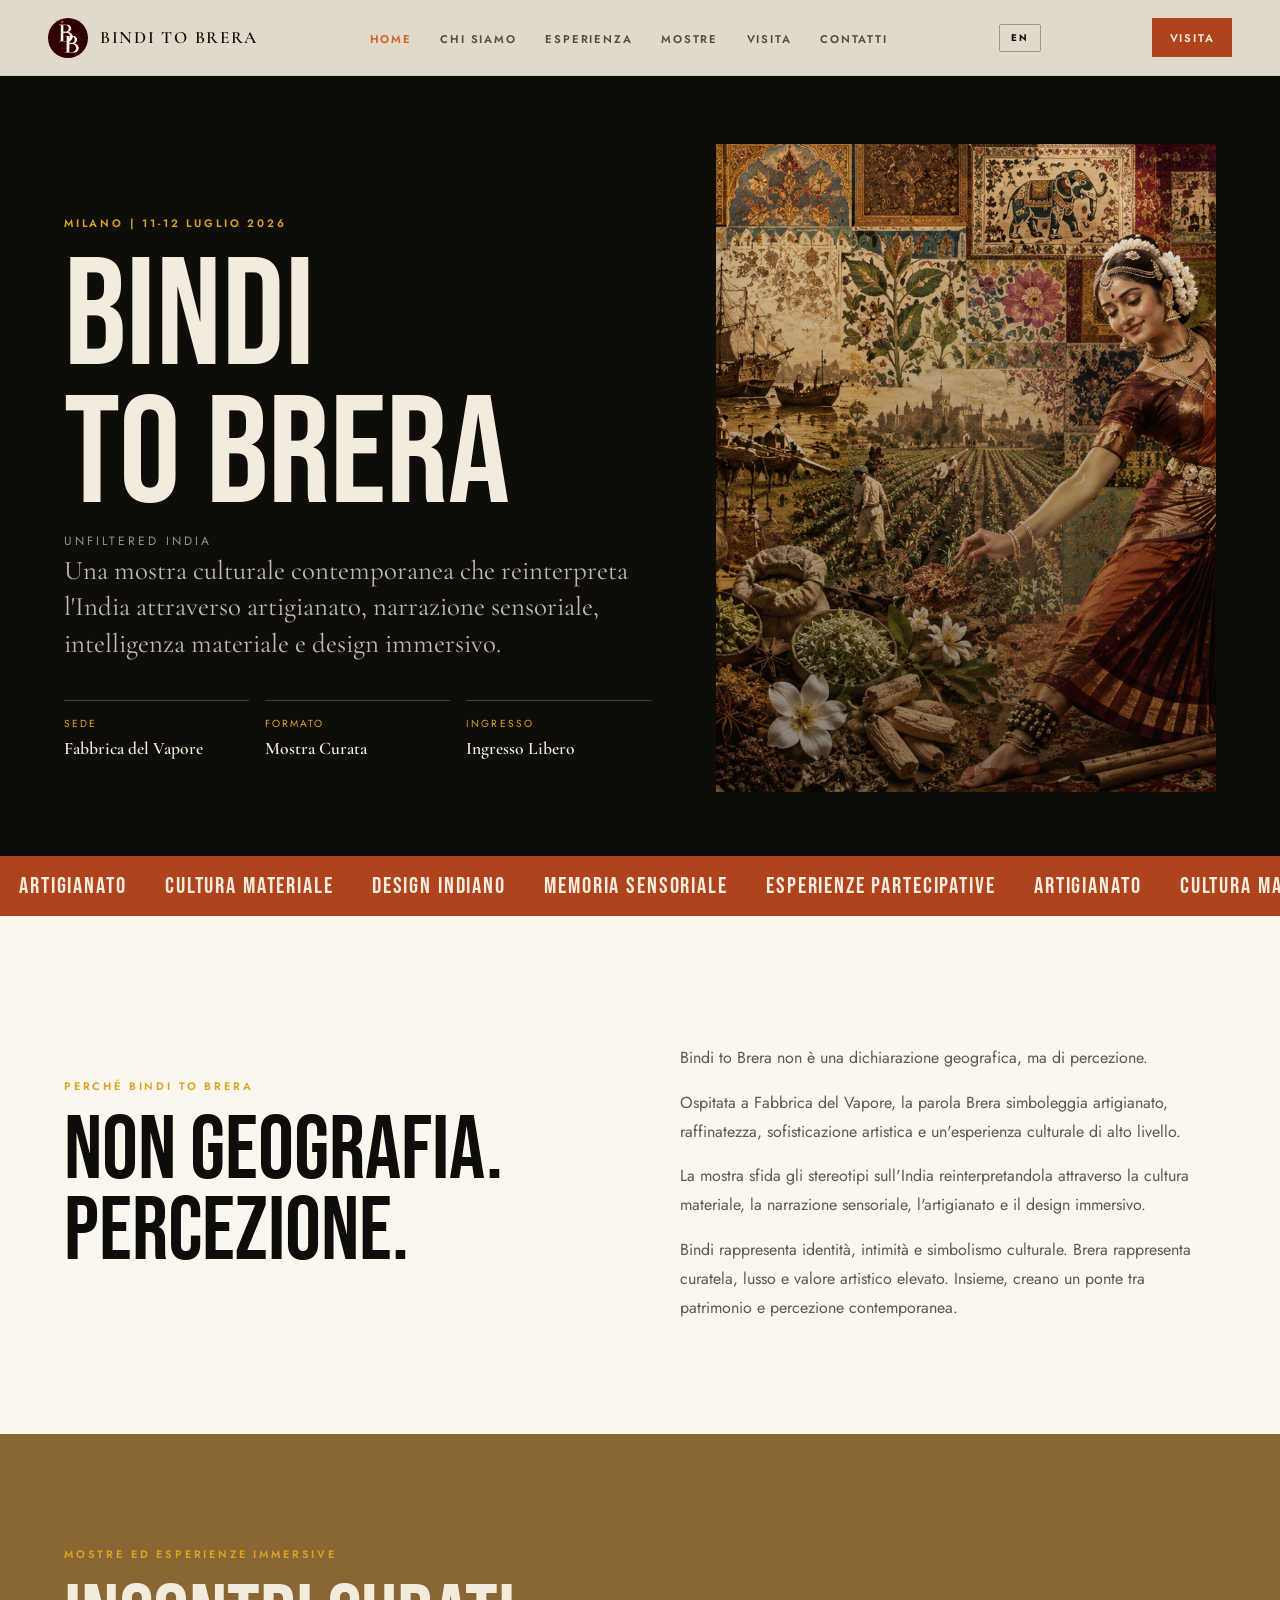
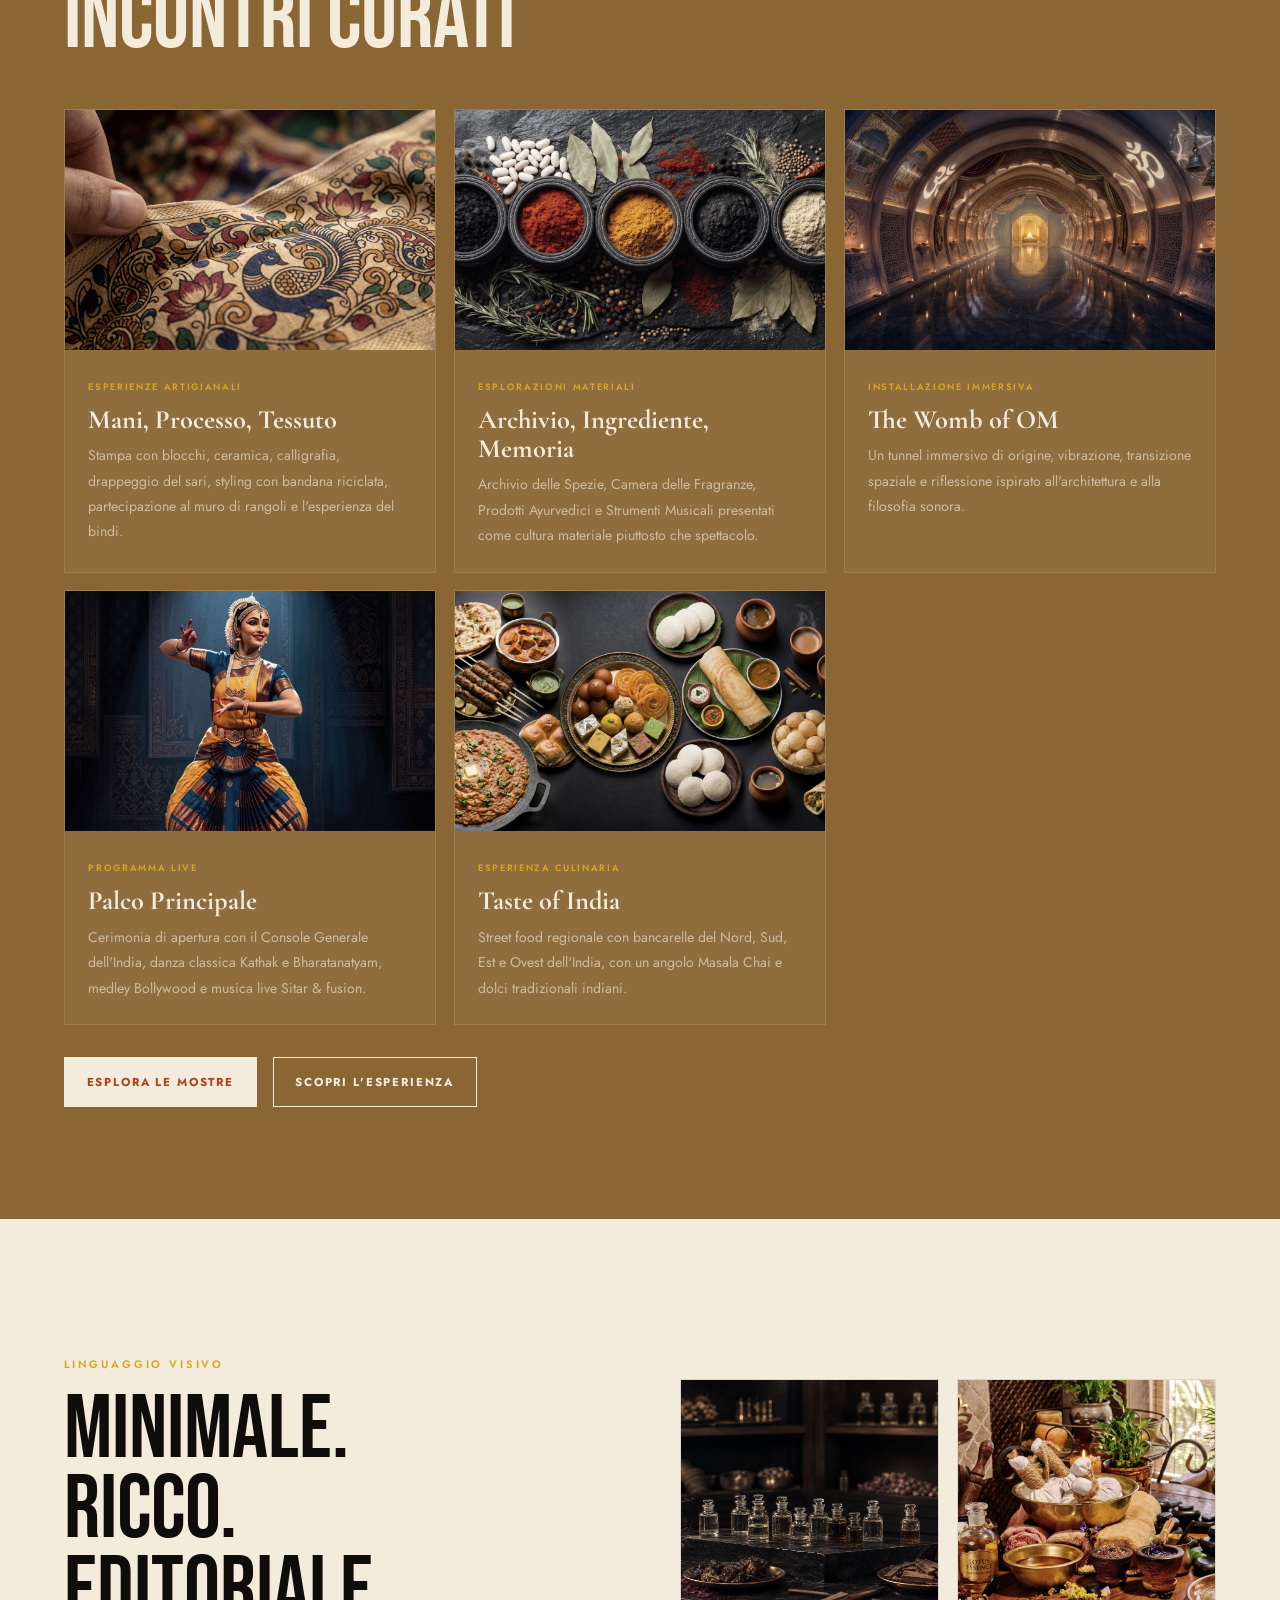
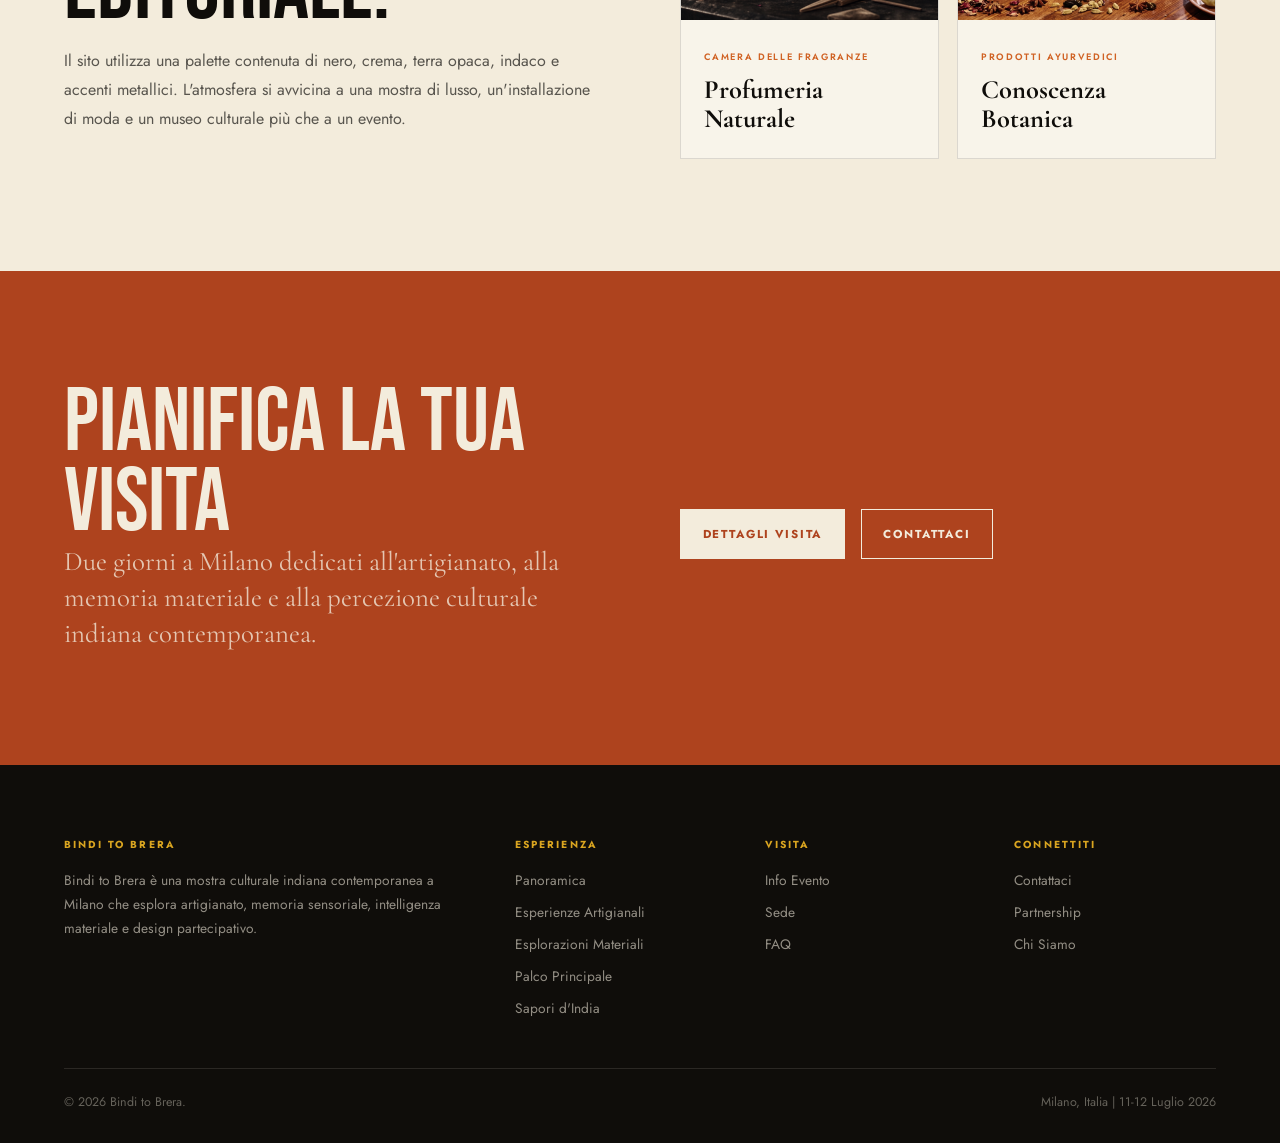
<file: index.html>
<!DOCTYPE html>
<html lang="it">
<head>
<meta charset="UTF-8">
<meta name="viewport" content="width=device-width,initial-scale=1">
<title>Bindi to Brera | Mostra Culturale Indiana Milano 2026</title>
<link href="https://fonts.googleapis.com/css2?family=Bebas+Neue&family=Cormorant+Garamond:ital,wght@0,400;0,600;1,400&family=Jost:wght@300;400;500;600;700&display=swap" rel="stylesheet">
<link rel="stylesheet" href="site.css">
<link rel="icon" href="imgs/bindi-to-brera-logo.png" type="image/png">
</head>
<body>
<nav class="site-nav">
  <a class="brand" href="index.html"><img src="imgs/bindi-to-brera-logo.png" alt="Bindi to Brera logo">Bindi to Brera</a>
  <ul class="nav-links">
    <li><a class="active" href="index.html" data-i18n="nav.home">Home</a></li>
    <li><a href="about.html" data-i18n="nav.about">Chi Siamo</a></li>
    <li><a href="experience.html" data-i18n="nav.experience">Esperienza</a></li>
    <li><a href="stalls.html" data-i18n="nav.stalls">Mostre</a></li>
    <li><a href="visit.html" data-i18n="nav.visit">Visita</a></li>
    <li><a href="contact.html" data-i18n="nav.contact">Contatti</a></li>
  </ul>
  <button class="lang-toggle" id="lang-toggle">EN</button>
  <button class="nav-toggle" aria-label="Toggle menu"><span></span><span></span><span></span></button>
  <a class="nav-cta" href="visit.html" data-i18n="nav.cta">Visita</a>
</nav>

<main>
  <section class="hero">
    <div class="hero-copy">
      <div class="eyebrow" data-i18n="index.hero.eyebrow">Milano | 11-12 Luglio 2026</div>
      <h1>Bindi<br>to Brera</h1>
      <p style="font-family:'Jost',sans-serif;font-size:.75rem;letter-spacing:.25em;text-transform:uppercase;opacity:.6;margin-top:.4rem">Unfiltered India</p>
      <p class="lead" data-i18n="index.hero.lead">Una mostra culturale contemporanea che reinterpreta l'India attraverso artigianato, narrazione sensoriale, intelligenza materiale e design immersivo.</p>
      <div class="hero-meta">
        <div class="meta"><span data-i18n="index.hero.meta.venue">Sede</span><strong>Fabbrica del Vapore</strong></div>
        <div class="meta"><span data-i18n="index.hero.meta.format">Formato</span><strong data-i18n="index.hero.meta.format.val">Mostra Curata</strong></div>
        <div class="meta"><span data-i18n="index.hero.meta.admission">Ingresso</span><strong data-i18n="index.hero.meta.admission.val">Ingresso Libero</strong></div>
      </div>
    </div>
    <div class="hero-media"><img src="imgs/hero_chatgpt.png" alt="Curated Indian material culture installation" style="object-fit:cover;object-position:center center;width:100%;height:100%"></div>
  </section>

  <div class="marquee"><div class="marquee-track">
    <span data-i18n="index.marquee.1">Artigianato</span><span data-i18n="index.marquee.2">Cultura Materiale</span><span data-i18n="index.marquee.3">Design Indiano</span><span data-i18n="index.marquee.4">Memoria Sensoriale</span><span data-i18n="index.marquee.5">Esperienze Partecipative</span>
    <span data-i18n="index.marquee.6">Artigianato</span><span data-i18n="index.marquee.7">Cultura Materiale</span><span data-i18n="index.marquee.8">Design Indiano</span><span data-i18n="index.marquee.9">Memoria Sensoriale</span><span data-i18n="index.marquee.10">Esperienze Partecipative</span>
  </div></div>

  <section class="section paper split">
    <div>
      <div class="eyebrow" data-i18n="index.why.eyebrow">Perché Bindi to Brera</div>
      <h2 data-i18n="index.why.h2">Non Geografia.<br>Percezione.</h2>
    </div>
    <div class="copy">
      <p data-i18n="index.why.p1">Bindi to Brera non è una dichiarazione geografica, ma di percezione.</p>
      <p data-i18n="index.why.p2">Ospitata a Fabbrica del Vapore, la parola Brera simboleggia artigianato, raffinatezza, sofisticazione artistica e un'esperienza culturale di alto livello.</p>
      <p data-i18n="index.why.p3">La mostra sfida gli stereotipi sull'India reinterpretandola attraverso la cultura materiale, la narrazione sensoriale, l'artigianato e il design immersivo.</p>
      <p data-i18n="index.why.p4">Bindi rappresenta identità, intimità e simbolismo culturale. Brera rappresenta curatela, lusso e valore artistico elevato. Insieme, creano un ponte tra patrimonio e percezione contemporanea.</p>
    </div>
  </section>

  <section class="section dark">
    <div class="eyebrow" data-i18n="index.encounters.eyebrow">Mostre ed Esperienze Immersive</div>
    <h2 data-i18n="index.encounters.h2">Incontri Curati</h2>
    <div class="grid">
      <article class="card">
        <img src="imgs/fabric%20touch.jfif" alt="Block printed textile surface">
        <div class="card-body"><span class="tag" data-i18n="index.card.craft.tag">Esperienze Artigianali</span><h3 data-i18n="index.card.craft.h3">Mani, Processo, Tessuto</h3><p data-i18n="index.card.craft.p">Stampa con blocchi, ceramica, calligrafia, drappeggio del sari, styling con bandana riciclata, partecipazione al muro di rangoli e l'esperienza del bindi.</p></div>
      </article>
      <article class="card">
        <img src="imgs/material_gemini.jfif" alt="Spice texture and natural ingredients">
        <div class="card-body"><span class="tag" data-i18n="index.card.material.tag">Esplorazioni Materiali</span><h3 data-i18n="index.card.material.h3">Archivio, Ingrediente, Memoria</h3><p data-i18n="index.card.material.p">Archivio delle Spezie, Camera delle Fragranze, Prodotti Ayurvedici e Strumenti Musicali presentati come cultura materiale piuttosto che spettacolo.</p></div>
      </article>
      <article class="card">
        <img src="imgs/womb_gemini.jfif" alt="Textile light and spatial installation">
        <div class="card-body"><span class="tag" data-i18n="index.card.womb.tag">Installazione Immersiva</span><h3>The Womb of OM</h3><p data-i18n="index.card.womb.p">Un tunnel immersivo di origine, vibrazione, transizione spaziale e riflessione ispirato all'architettura e alla filosofia sonora.</p></div>
      </article>
      <article class="card">
        <img src="imgs/mainstage_gemini.jfif" alt="Main stage grand opening ceremony" style="object-position:center 70%">
        <div class="card-body"><span class="tag" data-i18n="index.card.stage.tag">Programma Live</span><h3 data-i18n="index.card.stage.h3">Palco Principale</h3><p data-i18n="index.card.stage.p">Cerimonia di apertura con il Console Generale dell'India, danza classica Kathak e Bharatanatyam, medley Bollywood e musica live Sitar &amp; fusion.</p></div>
      </article>
      <article class="card">
        <img src="imgs/food_gemini.jfif" alt="Indian street food court">
        <div class="card-body"><span class="tag" data-i18n="index.card.food.tag">Esperienza Culinaria</span><h3>Taste of India</h3><p data-i18n="index.card.food.p">Street food regionale con bancarelle del Nord, Sud, Est e Ovest dell'India, con un angolo Masala Chai e dolci tradizionali indiani.</p></div>
      </article>
    </div>
    <div class="button-row">
      <a class="btn fill" href="stalls.html" data-i18n="index.btn.stalls">Esplora le Mostre</a>
      <a class="btn" href="experience.html" data-i18n="index.btn.experience">Scopri l'Esperienza</a>
    </div>
  </section>

  <section class="section split">
    <div class="copy">
      <div class="eyebrow" data-i18n="index.visual.eyebrow">Linguaggio Visivo</div>
      <h2 data-i18n="index.visual.h2">Minimale.<br>Ricco.<br>Editoriale.</h2>
      <p data-i18n="index.visual.p">Il sito utilizza una palette contenuta di nero, crema, terra opaca, indaco e accenti metallici. L'atmosfera si avvicina a una mostra di lusso, un'installazione di moda e un museo culturale più che a un evento.</p>
    </div>
    <div class="grid two">
      <article class="card"><img src="imgs/generated-fragrance-chamber.png" alt="Fragrance archive display"><div class="card-body"><span class="tag">Camera delle Fragranze</span><h3>Profumeria Naturale</h3></div></article>
      <article class="card"><img src="imgs/ayurveda_gemini.jfif" alt="Botanical ingredients"><div class="card-body"><span class="tag">Prodotti Ayurvedici</span><h3>Conoscenza Botanica</h3></div></article>
    </div>
  </section>

  <section class="section clay split">
    <div><h2 data-i18n="index.visit.h2">Pianifica la Tua Visita</h2><p class="lead" data-i18n="index.visit.lead">Due giorni a Milano dedicati all'artigianato, alla memoria materiale e alla percezione culturale indiana contemporanea.</p></div>
    <div class="button-row"><a class="btn fill" href="visit.html" data-i18n="index.btn.visit">Dettagli Visita</a><a class="btn" href="contact.html" data-i18n="index.btn.contact">Contattaci</a></div>
  </section>
</main>

<footer class="footer">
  <div class="footer-grid">
    <div><h4>Bindi to Brera</h4><p data-i18n="footer.brand.desc">Bindi to Brera è una mostra culturale indiana contemporanea a Milano che esplora artigianato, memoria sensoriale, intelligenza materiale e design partecipativo.</p></div>
    <div><h4 data-i18n="footer.h.experience">Esperienza</h4><ul><li><a href="experience.html" data-i18n="footer.link.overview">Panoramica</a></li><li><a href="stalls.html#craft" data-i18n="footer.link.craft">Esperienze Artigianali</a></li><li><a href="stalls.html#material" data-i18n="footer.link.material">Esplorazioni Materiali</a></li><li><a href="stalls.html#main-stage" data-i18n="footer.link.stage">Palco Principale</a></li><li><a href="stalls.html#food-court" data-i18n="footer.link.food">Sapori d'India</a></li></ul></div>
    <div><h4 data-i18n="footer.h.visit">Visita</h4><ul><li><a href="visit.html" data-i18n="footer.link.info">Info Evento</a></li><li><a href="visit.html#venue" data-i18n="footer.link.venue">Sede</a></li><li><a href="visit.html#faq" data-i18n="footer.link.faq">FAQ</a></li></ul></div>
    <div><h4 data-i18n="footer.h.connect">Connettiti</h4><ul><li><a href="contact.html" data-i18n="footer.link.contact">Contattaci</a></li><li><a href="contact.html#partner" data-i18n="footer.link.partners">Partnership</a></li><li><a href="about.html" data-i18n="footer.link.about">Chi Siamo</a></li></ul></div>
  </div>
  <div class="footer-bottom"><span>&copy; 2026 Bindi to Brera.</span><span data-i18n="footer.date">Milano, Italia | 11-12 Luglio 2026</span></div>
</footer>
<script src="site.js"></script>
</body>
</html>
</file>
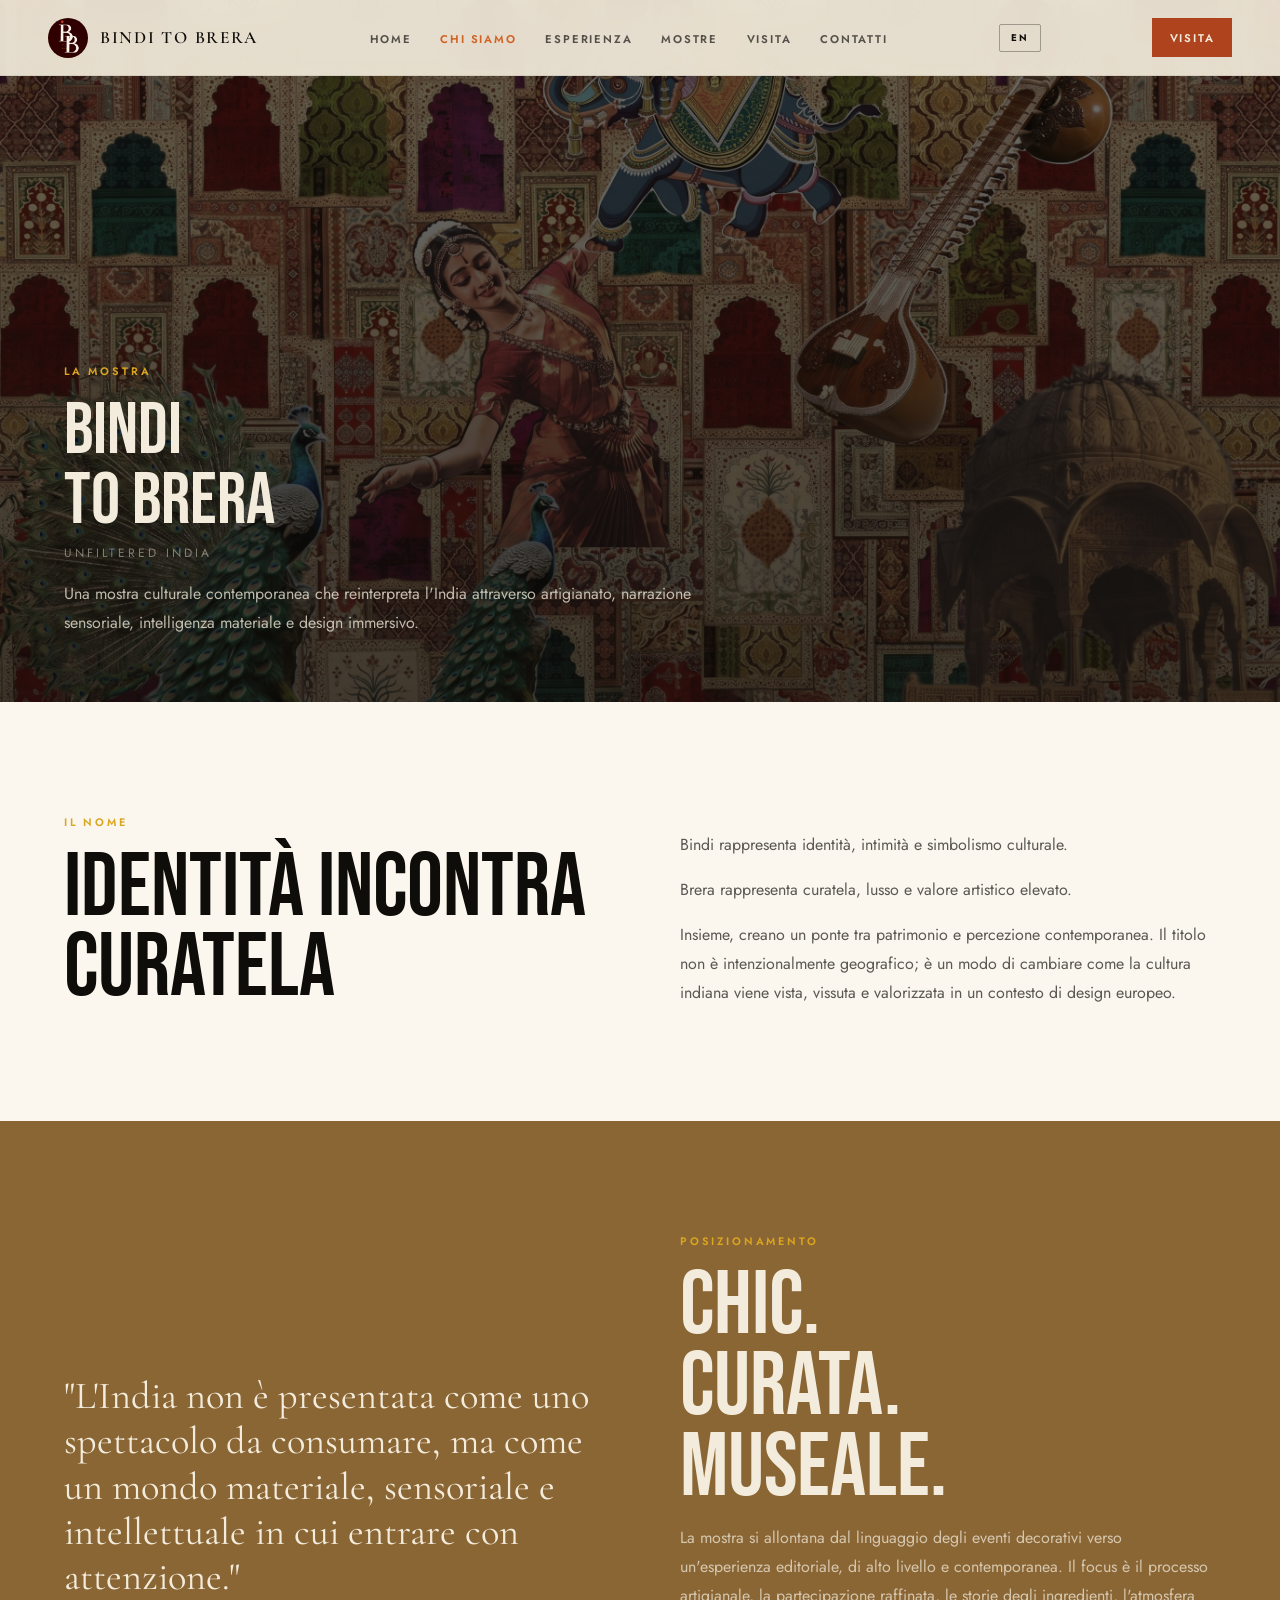
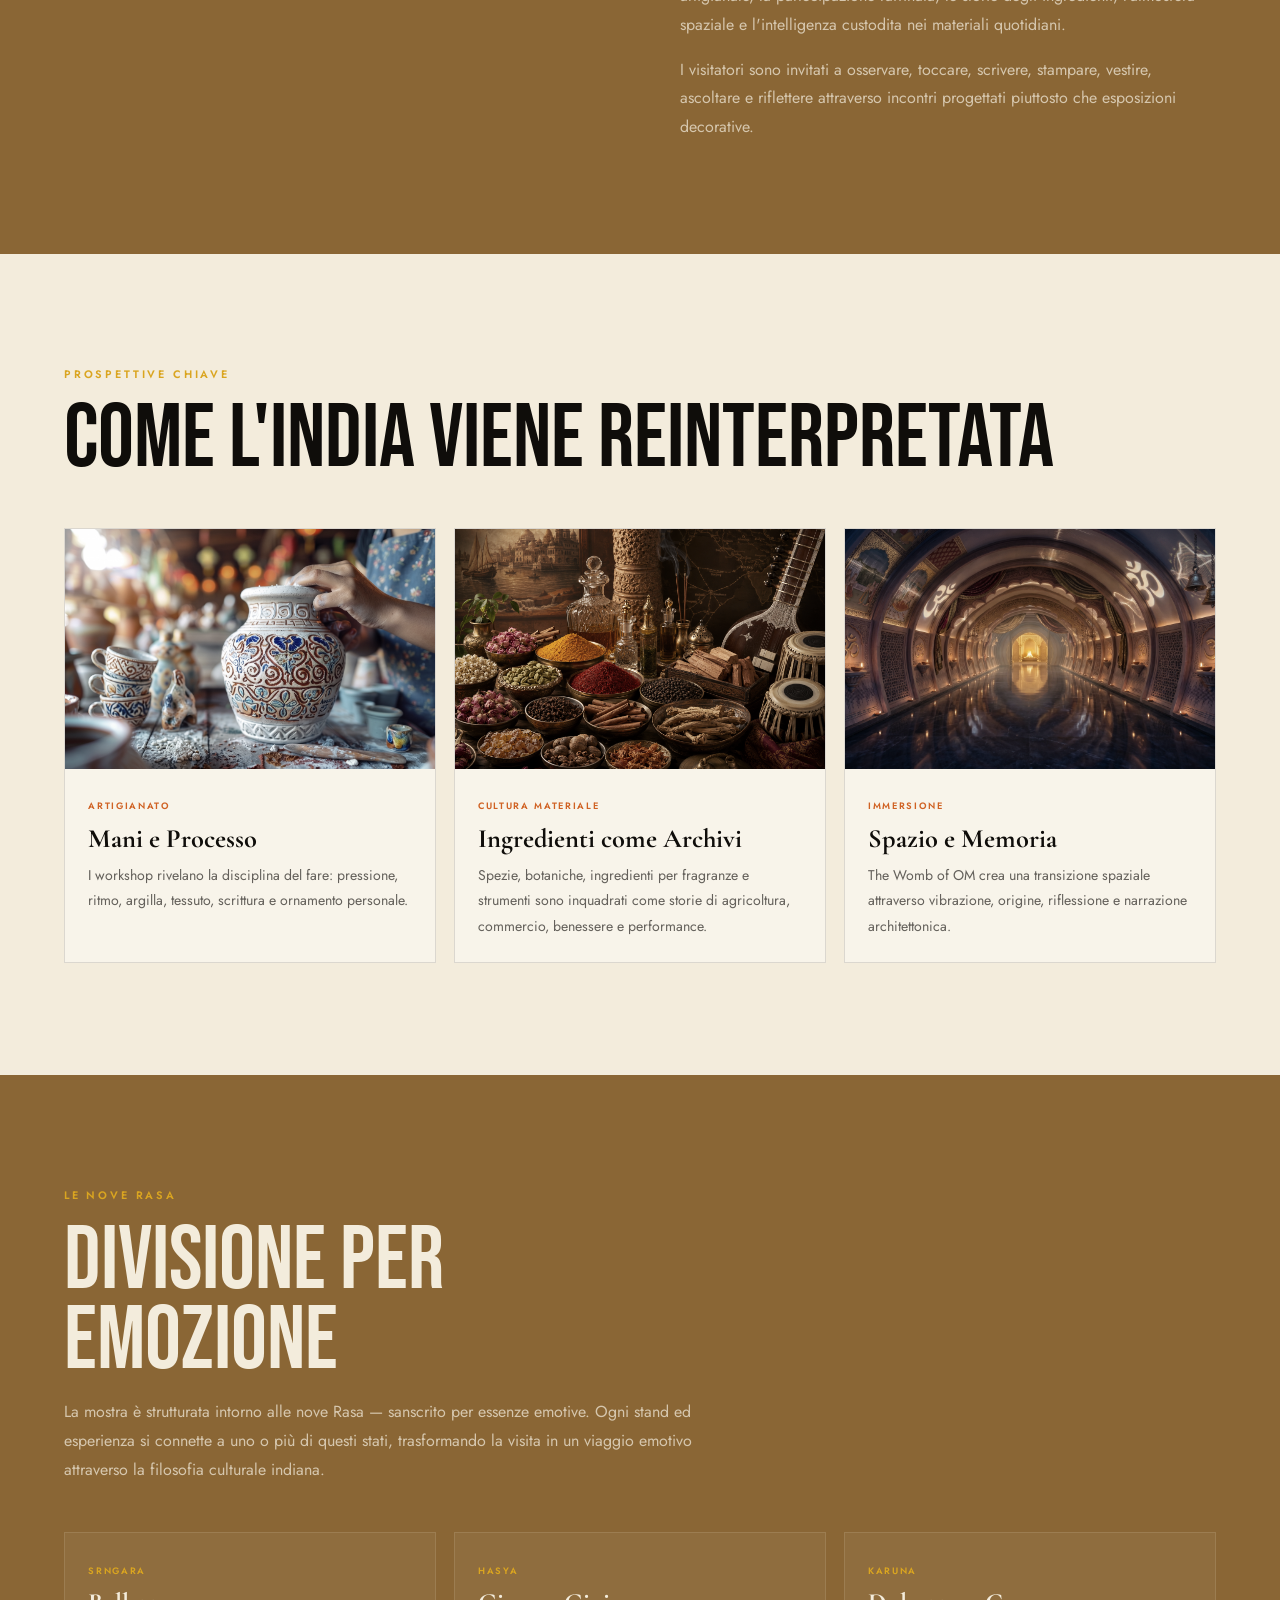
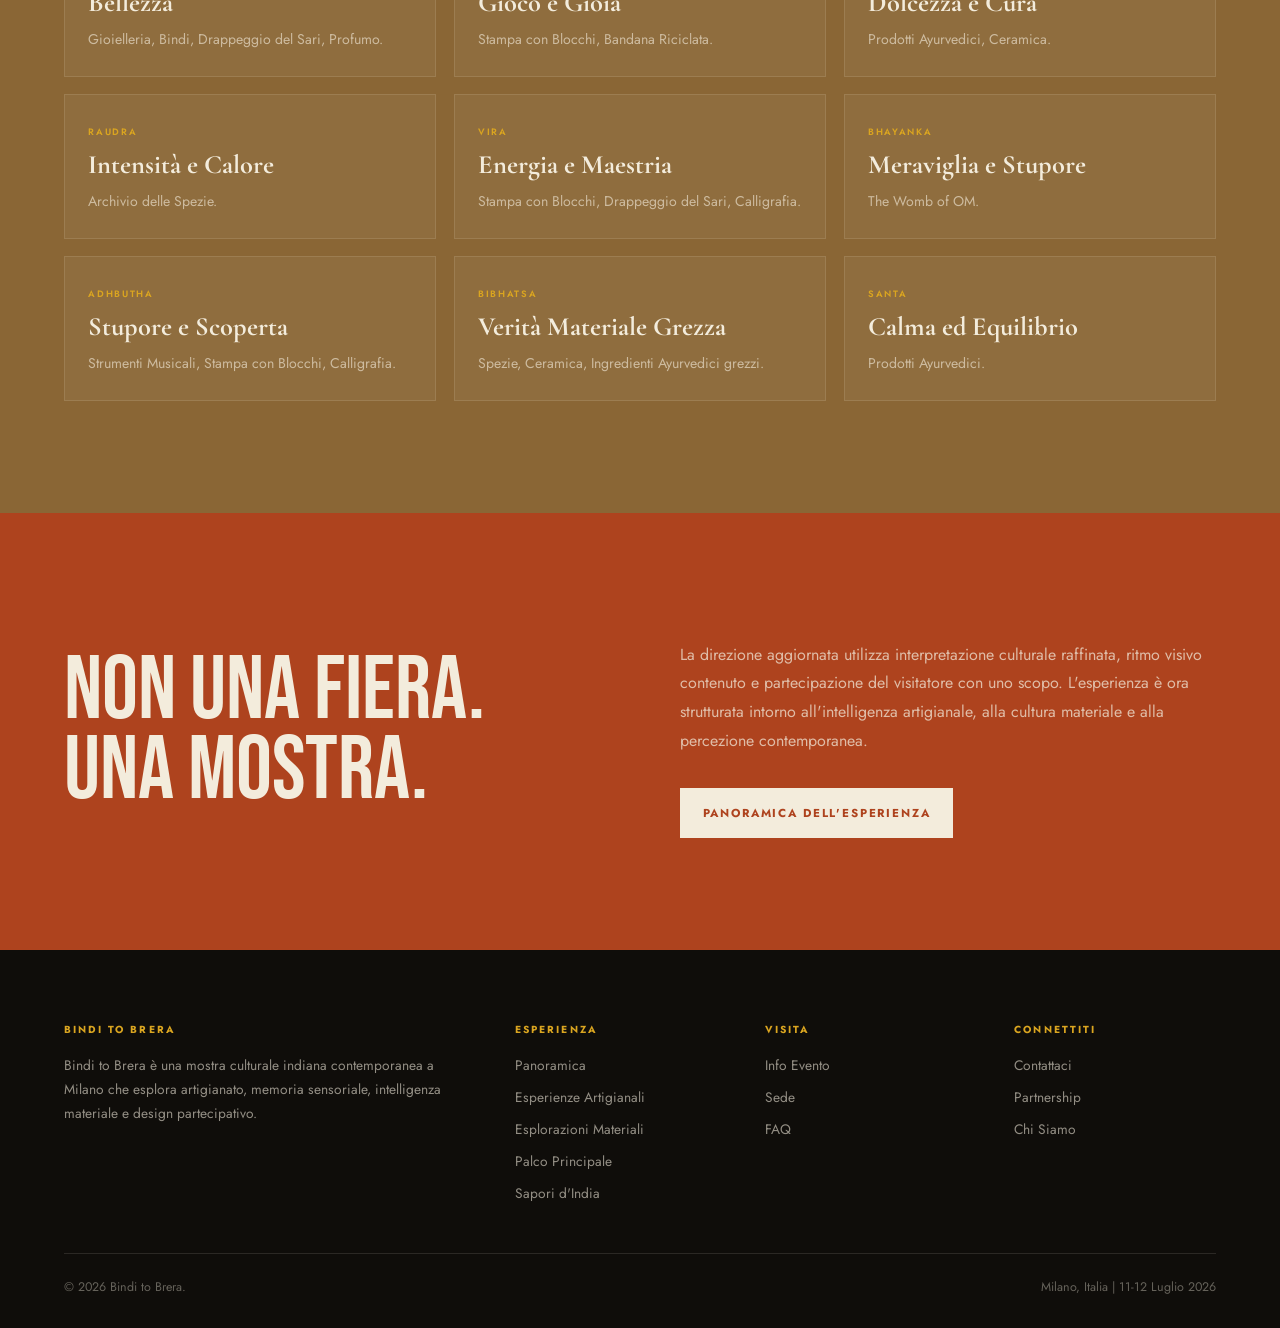
<file: about.html>
<!DOCTYPE html>
<html lang="it">
<head>
<meta charset="UTF-8">
<meta name="viewport" content="width=device-width,initial-scale=1">
<title>Chi Siamo | Bindi to Brera</title>
<link href="https://fonts.googleapis.com/css2?family=Bebas+Neue&family=Cormorant+Garamond:ital,wght@0,400;0,600;1,400&family=Jost:wght@300;400;500;600;700&display=swap" rel="stylesheet">
<link rel="stylesheet" href="site.css">
<link rel="icon" href="imgs/bindi-to-brera-logo.png" type="image/png">
</head>
<body>
<nav class="site-nav">
  <a class="brand" href="index.html"><img src="imgs/bindi-to-brera-logo.png" alt="Bindi to Brera logo">Bindi to Brera</a>
  <ul class="nav-links">
    <li><a href="index.html" data-i18n="nav.home">Home</a></li>
    <li><a class="active" href="about.html" data-i18n="nav.about">Chi Siamo</a></li>
    <li><a href="experience.html" data-i18n="nav.experience">Esperienza</a></li>
    <li><a href="stalls.html" data-i18n="nav.stalls">Mostre</a></li>
    <li><a href="visit.html" data-i18n="nav.visit">Visita</a></li>
    <li><a href="contact.html" data-i18n="nav.contact">Contatti</a></li>
  </ul>
  <button class="lang-toggle" id="lang-toggle">EN</button>
  <button class="nav-toggle" aria-label="Toggle menu"><span></span><span></span><span></span></button>
  <a class="nav-cta" href="visit.html" data-i18n="nav.cta">Visita</a>
</nav>

<main>
  <section class="page-hero">
    <img src="imgs/about_hero_gemini.jfif" alt="Material-led exhibition atmosphere">
    <div class="page-hero-content">
      <div class="eyebrow" data-i18n="about.hero.eyebrow">La Mostra</div>
      <h1>Bindi<br>to Brera</h1>
      <p style="font-family:'Jost',sans-serif;font-size:.75rem;letter-spacing:.25em;text-transform:uppercase;opacity:.6;margin-top:.4rem">Unfiltered India</p>
      <p data-i18n="about.hero.lead">Una mostra culturale contemporanea che reinterpreta l'India attraverso artigianato, narrazione sensoriale, intelligenza materiale e design immersivo.</p>
    </div>
  </section>

  <section class="section paper split">
    <div><div class="eyebrow" data-i18n="about.name.eyebrow">Il Nome</div><h2 data-i18n="about.name.h2">Identità Incontra<br>Curatela</h2></div>
    <div class="copy">
      <p data-i18n="about.name.p1">Bindi rappresenta identità, intimità e simbolismo culturale.</p>
      <p data-i18n="about.name.p2">Brera rappresenta curatela, lusso e valore artistico elevato.</p>
      <p data-i18n="about.name.p3">Insieme, creano un ponte tra patrimonio e percezione contemporanea. Il titolo non è intenzionalmente geografico; è un modo di cambiare come la cultura indiana viene vista, vissuta e valorizzata in un contesto di design europeo.</p>
    </div>
  </section>

  <section class="section dark split">
    <div class="quote" data-i18n="about.quote">"L'India non è presentata come uno spettacolo da consumare, ma come un mondo materiale, sensoriale e intellettuale in cui entrare con attenzione."</div>
    <div class="copy">
      <div class="eyebrow" data-i18n="about.pos.eyebrow">Posizionamento</div>
      <h2 data-i18n="about.pos.h2">Chic.<br>Curata.<br>Museale.</h2>
      <p data-i18n="about.pos.p1">La mostra si allontana dal linguaggio degli eventi decorativi verso un'esperienza editoriale, di alto livello e contemporanea. Il focus è il processo artigianale, la partecipazione raffinata, le storie degli ingredienti, l'atmosfera spaziale e l'intelligenza custodita nei materiali quotidiani.</p>
      <p data-i18n="about.pos.p2">I visitatori sono invitati a osservare, toccare, scrivere, stampare, vestire, ascoltare e riflettere attraverso incontri progettati piuttosto che esposizioni decorative.</p>
    </div>
  </section>

  <section class="section">
    <div class="eyebrow" data-i18n="about.lenses.eyebrow">Prospettive Chiave</div>
    <h2 data-i18n="about.lenses.h2">Come l'India Viene Reinterpretata</h2>
    <div class="grid">
      <article class="card"><img src="imgs/craft_gemini.jfif" alt="Printed textile block"><div class="card-body"><span class="tag" data-i18n="about.card.craft.tag">Artigianato</span><h3 data-i18n="about.card.craft.h3">Mani e Processo</h3><p data-i18n="about.card.craft.p">I workshop rivelano la disciplina del fare: pressione, ritmo, argilla, tessuto, scrittura e ornamento personale.</p></div></article>
      <article class="card"><img src="imgs/ingredients_chatgpt.png" alt="Spice material texture"><div class="card-body"><span class="tag" data-i18n="about.card.material.tag">Cultura Materiale</span><h3 data-i18n="about.card.material.h3">Ingredienti come Archivi</h3><p data-i18n="about.card.material.p">Spezie, botaniche, ingredienti per fragranze e strumenti sono inquadrati come storie di agricoltura, commercio, benessere e performance.</p></div></article>
      <article class="card"><img src="imgs/womb_gemini.jfif" alt="Immersive fabric light"><div class="card-body"><span class="tag" data-i18n="about.card.immersion.tag">Immersione</span><h3 data-i18n="about.card.immersion.h3">Spazio e Memoria</h3><p data-i18n="about.card.immersion.p">The Womb of OM crea una transizione spaziale attraverso vibrazione, origine, riflessione e narrazione architettonica.</p></div></article>
    </div>
  </section>

  <section class="section dark" id="navarasa">
    <div class="eyebrow" data-i18n="about.navarasa.eyebrow">Le Nove Rasa</div>
    <h2 data-i18n="about.navarasa.h2">Divisione per<br>Emozione</h2>
    <p style="max-width:680px;margin-top:1rem;color:rgba(243,236,220,.72)" data-i18n="about.navarasa.intro">La mostra è strutturata intorno alle nove Rasa — sanscrito per essenze emotive. Ogni stand ed esperienza si connette a uno o più di questi stati, trasformando la visita in un viaggio emotivo attraverso la filosofia culturale indiana.</p>
    <div class="grid">
      <article class="card"><div class="card-body"><span class="tag">Srngara</span><h3 data-i18n="about.rasa.srngara.h3">Bellezza</h3><p data-i18n="about.rasa.srngara.p">Gioielleria, Bindi, Drappeggio del Sari, Profumo.</p></div></article>
      <article class="card"><div class="card-body"><span class="tag">Hasya</span><h3 data-i18n="about.rasa.hasya.h3">Gioco e Gioia</h3><p data-i18n="about.rasa.hasya.p">Stampa con Blocchi, Bandana Riciclata.</p></div></article>
      <article class="card"><div class="card-body"><span class="tag">Karuna</span><h3 data-i18n="about.rasa.karuna.h3">Dolcezza e Cura</h3><p data-i18n="about.rasa.karuna.p">Prodotti Ayurvedici, Ceramica.</p></div></article>
      <article class="card"><div class="card-body"><span class="tag">Raudra</span><h3 data-i18n="about.rasa.raudra.h3">Intensità e Calore</h3><p data-i18n="about.rasa.raudra.p">Archivio delle Spezie.</p></div></article>
      <article class="card"><div class="card-body"><span class="tag">Vira</span><h3 data-i18n="about.rasa.vira.h3">Energia e Maestria</h3><p data-i18n="about.rasa.vira.p">Stampa con Blocchi, Drappeggio del Sari, Calligrafia.</p></div></article>
      <article class="card"><div class="card-body"><span class="tag">Bhayanka</span><h3 data-i18n="about.rasa.bhayanka.h3">Meraviglia e Stupore</h3><p data-i18n="about.rasa.bhayanka.p">The Womb of OM.</p></div></article>
      <article class="card"><div class="card-body"><span class="tag">Adhbutha</span><h3 data-i18n="about.rasa.adhbutha.h3">Stupore e Scoperta</h3><p data-i18n="about.rasa.adhbutha.p">Strumenti Musicali, Stampa con Blocchi, Calligrafia.</p></div></article>
      <article class="card"><div class="card-body"><span class="tag">Bibhatsa</span><h3 data-i18n="about.rasa.bibhatsa.h3">Verità Materiale Grezza</h3><p data-i18n="about.rasa.bibhatsa.p">Spezie, Ceramica, Ingredienti Ayurvedici grezzi.</p></div></article>
      <article class="card"><div class="card-body"><span class="tag">Santa</span><h3 data-i18n="about.rasa.santa.h3">Calma ed Equilibrio</h3><p data-i18n="about.rasa.santa.p">Prodotti Ayurvedici.</p></div></article>
    </div>
  </section>

  <section class="section clay split">
    <div><h2 data-i18n="about.notfair.h2">Non una Fiera.<br>Una Mostra.</h2></div>
    <div class="copy"><p data-i18n="about.notfair.p">La direzione aggiornata utilizza interpretazione culturale raffinata, ritmo visivo contenuto e partecipazione del visitatore con uno scopo. L'esperienza è ora strutturata intorno all'intelligenza artigianale, alla cultura materiale e alla percezione contemporanea.</p><div class="button-row"><a class="btn fill" href="experience.html" data-i18n="about.btn.experience">Panoramica dell'Esperienza</a></div></div>
  </section>
</main>

<footer class="footer">
  <div class="footer-grid">
    <div><h4>Bindi to Brera</h4><p data-i18n="footer.brand.desc">Bindi to Brera è una mostra culturale indiana contemporanea a Milano che esplora artigianato, memoria sensoriale, intelligenza materiale e design partecipativo.</p></div>
    <div><h4 data-i18n="footer.h.experience">Esperienza</h4><ul><li><a href="experience.html" data-i18n="footer.link.overview">Panoramica</a></li><li><a href="stalls.html#craft" data-i18n="footer.link.craft">Esperienze Artigianali</a></li><li><a href="stalls.html#material" data-i18n="footer.link.material">Esplorazioni Materiali</a></li><li><a href="stalls.html#main-stage" data-i18n="footer.link.stage">Palco Principale</a></li><li><a href="stalls.html#food-court" data-i18n="footer.link.food">Sapori d'India</a></li></ul></div>
    <div><h4 data-i18n="footer.h.visit">Visita</h4><ul><li><a href="visit.html" data-i18n="footer.link.info">Info Evento</a></li><li><a href="visit.html#venue" data-i18n="footer.link.venue">Sede</a></li><li><a href="visit.html#faq" data-i18n="footer.link.faq">FAQ</a></li></ul></div>
    <div><h4 data-i18n="footer.h.connect">Connettiti</h4><ul><li><a href="contact.html" data-i18n="footer.link.contact">Contattaci</a></li><li><a href="contact.html#partner" data-i18n="footer.link.partners">Partnership</a></li><li><a href="about.html" data-i18n="footer.link.about">Chi Siamo</a></li></ul></div>
  </div>
  <div class="footer-bottom"><span>&copy; 2026 Bindi to Brera.</span><span data-i18n="footer.date">Milano, Italia | 11-12 Luglio 2026</span></div>
</footer>
<script src="site.js"></script>
</body>
</html>
</file>
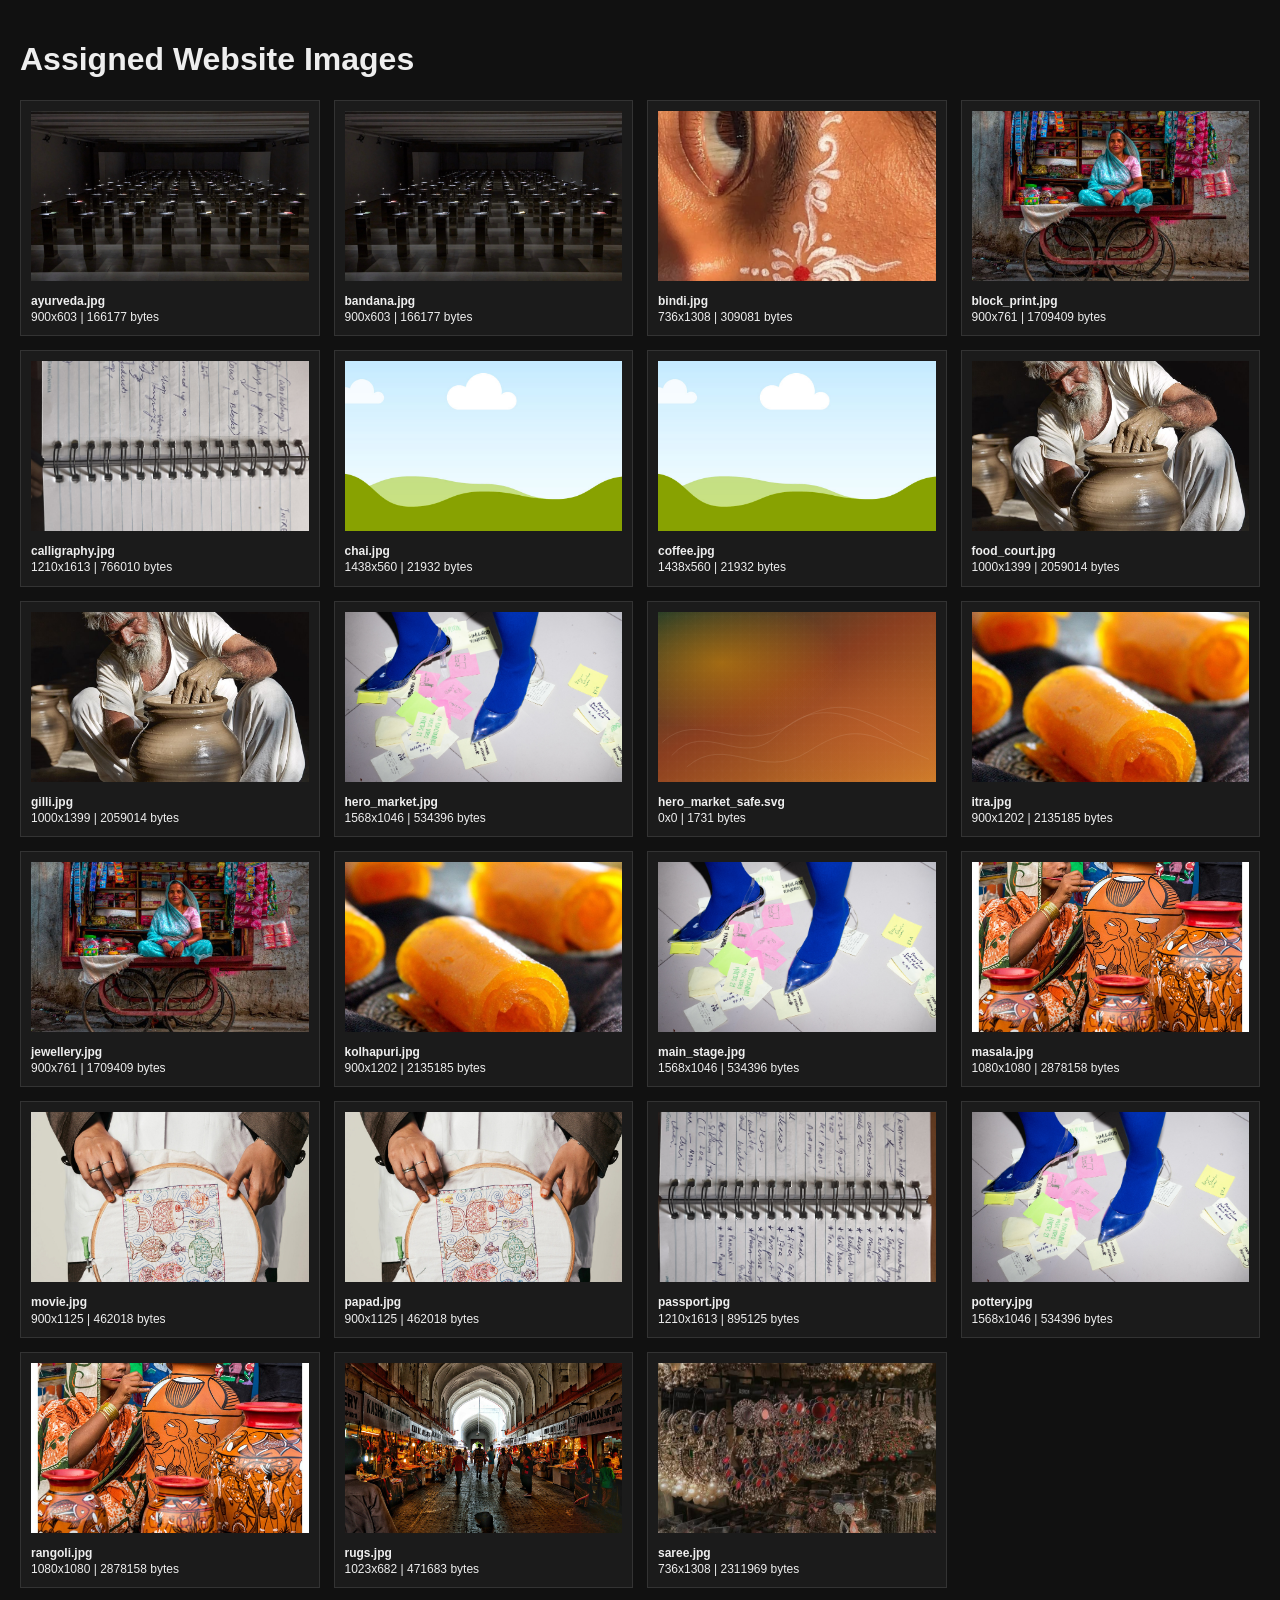
<file: assigned-images-preview.html>
<!doctype html><html><head><meta charset="utf-8"><meta name="viewport" content="width=device-width,initial-scale=1">
<title>Assigned Images Preview</title>
<style>body{font-family:Arial;background:#111;color:#eee;margin:0;padding:20px}.grid{display:grid;grid-template-columns:repeat(auto-fill,minmax(250px,1fr));gap:14px}.c{background:#1b1b1b;border:1px solid #333;padding:10px}.c img{width:100%;height:170px;object-fit:cover;background:#000}.m{font-size:12px;line-height:1.35;margin-top:8px;word-break:break-word}</style></head><body><h1>Assigned Website Images</h1><div class="grid">
<div class="c"><img src="imgs/ayurveda.jpg" alt="ayurveda.jpg"><div class="m"><b>ayurveda.jpg</b><br>900x603 | 166177 bytes</div></div>
<div class="c"><img src="imgs/bandana.jpg" alt="bandana.jpg"><div class="m"><b>bandana.jpg</b><br>900x603 | 166177 bytes</div></div>
<div class="c"><img src="imgs/bindi.jpg" alt="bindi.jpg"><div class="m"><b>bindi.jpg</b><br>736x1308 | 309081 bytes</div></div>
<div class="c"><img src="imgs/block_print.jpg" alt="block_print.jpg"><div class="m"><b>block_print.jpg</b><br>900x761 | 1709409 bytes</div></div>
<div class="c"><img src="imgs/calligraphy.jpg" alt="calligraphy.jpg"><div class="m"><b>calligraphy.jpg</b><br>1210x1613 | 766010 bytes</div></div>
<div class="c"><img src="imgs/chai.jpg" alt="chai.jpg"><div class="m"><b>chai.jpg</b><br>1438x560 | 21932 bytes</div></div>
<div class="c"><img src="imgs/coffee.jpg" alt="coffee.jpg"><div class="m"><b>coffee.jpg</b><br>1438x560 | 21932 bytes</div></div>
<div class="c"><img src="imgs/food_court.jpg" alt="food_court.jpg"><div class="m"><b>food_court.jpg</b><br>1000x1399 | 2059014 bytes</div></div>
<div class="c"><img src="imgs/gilli.jpg" alt="gilli.jpg"><div class="m"><b>gilli.jpg</b><br>1000x1399 | 2059014 bytes</div></div>
<div class="c"><img src="imgs/hero_market.jpg" alt="hero_market.jpg"><div class="m"><b>hero_market.jpg</b><br>1568x1046 | 534396 bytes</div></div>
<div class="c"><img src="imgs/hero_market_safe.svg" alt="hero_market_safe.svg"><div class="m"><b>hero_market_safe.svg</b><br>0x0 | 1731 bytes</div></div>
<div class="c"><img src="imgs/itra.jpg" alt="itra.jpg"><div class="m"><b>itra.jpg</b><br>900x1202 | 2135185 bytes</div></div>
<div class="c"><img src="imgs/jewellery.jpg" alt="jewellery.jpg"><div class="m"><b>jewellery.jpg</b><br>900x761 | 1709409 bytes</div></div>
<div class="c"><img src="imgs/kolhapuri.jpg" alt="kolhapuri.jpg"><div class="m"><b>kolhapuri.jpg</b><br>900x1202 | 2135185 bytes</div></div>
<div class="c"><img src="imgs/main_stage.jpg" alt="main_stage.jpg"><div class="m"><b>main_stage.jpg</b><br>1568x1046 | 534396 bytes</div></div>
<div class="c"><img src="imgs/masala.jpg" alt="masala.jpg"><div class="m"><b>masala.jpg</b><br>1080x1080 | 2878158 bytes</div></div>
<div class="c"><img src="imgs/movie.jpg" alt="movie.jpg"><div class="m"><b>movie.jpg</b><br>900x1125 | 462018 bytes</div></div>
<div class="c"><img src="imgs/papad.jpg" alt="papad.jpg"><div class="m"><b>papad.jpg</b><br>900x1125 | 462018 bytes</div></div>
<div class="c"><img src="imgs/passport.jpg" alt="passport.jpg"><div class="m"><b>passport.jpg</b><br>1210x1613 | 895125 bytes</div></div>
<div class="c"><img src="imgs/pottery.jpg" alt="pottery.jpg"><div class="m"><b>pottery.jpg</b><br>1568x1046 | 534396 bytes</div></div>
<div class="c"><img src="imgs/rangoli.jpg" alt="rangoli.jpg"><div class="m"><b>rangoli.jpg</b><br>1080x1080 | 2878158 bytes</div></div>
<div class="c"><img src="imgs/rugs.jpg" alt="rugs.jpg"><div class="m"><b>rugs.jpg</b><br>1023x682 | 471683 bytes</div></div>
<div class="c"><img src="imgs/saree.jpg" alt="saree.jpg"><div class="m"><b>saree.jpg</b><br>736x1308 | 2311969 bytes</div></div>
</div></body></html>
</file>
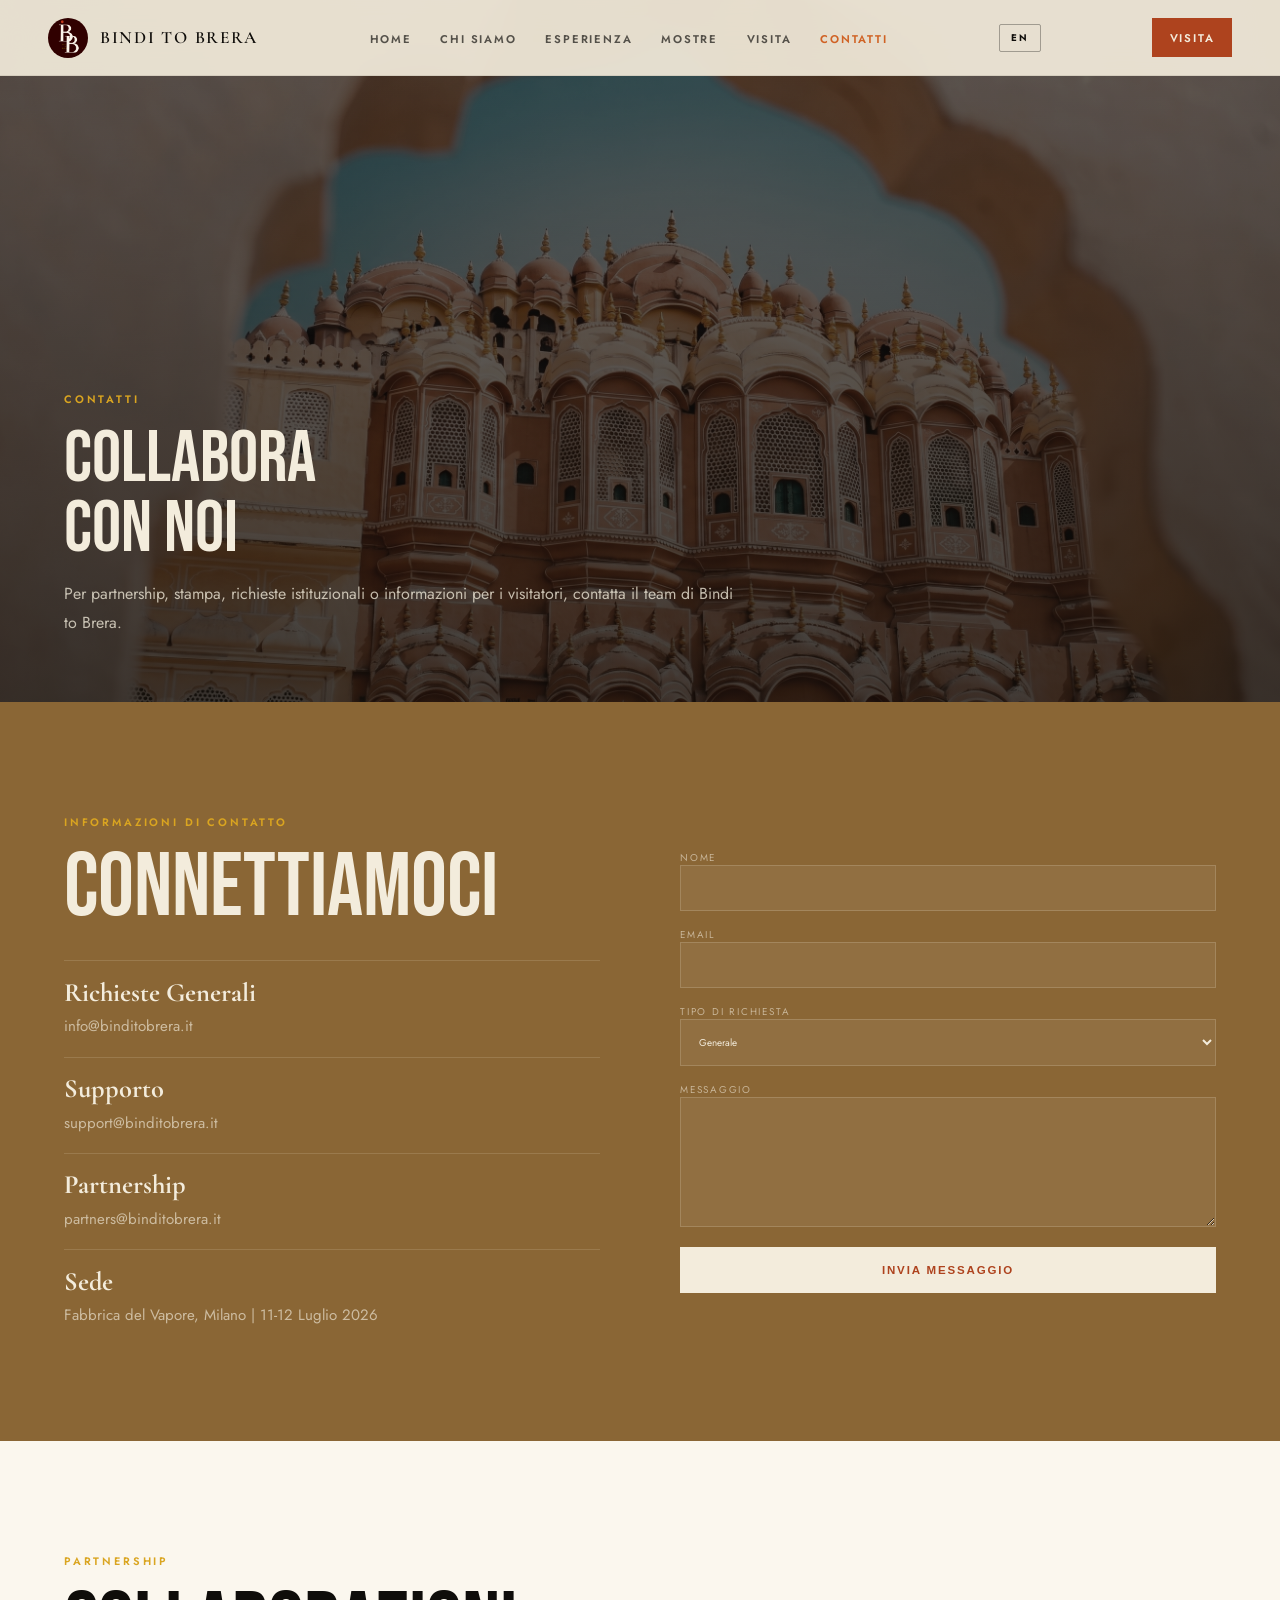
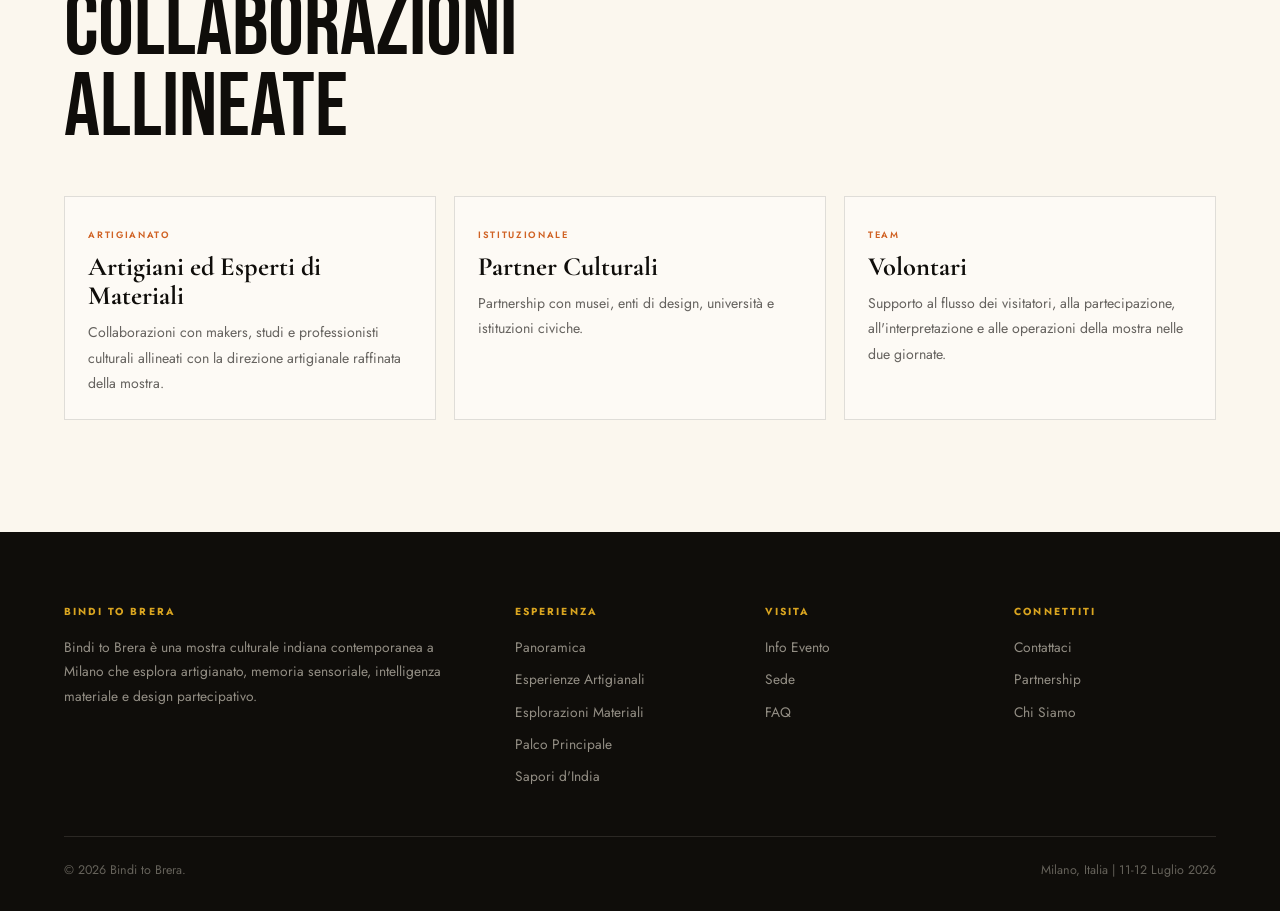
<file: contact.html>
<!DOCTYPE html>
<html lang="it">
<head>
<meta charset="UTF-8">
<meta name="viewport" content="width=device-width,initial-scale=1">
<title>Contatti | Bindi to Brera</title>
<link href="https://fonts.googleapis.com/css2?family=Bebas+Neue&family=Cormorant+Garamond:ital,wght@0,400;0,600;1,400&family=Jost:wght@300;400;500;600;700&display=swap" rel="stylesheet">
<link rel="stylesheet" href="site.css">
<link rel="icon" href="imgs/bindi-to-brera-logo.png" type="image/png">
</head>
<body>
<nav class="site-nav">
  <a class="brand" href="index.html"><img src="imgs/bindi-to-brera-logo.png" alt="Bindi to Brera logo">Bindi to Brera</a>
  <ul class="nav-links">
    <li><a href="index.html" data-i18n="nav.home">Home</a></li>
    <li><a href="about.html" data-i18n="nav.about">Chi Siamo</a></li>
    <li><a href="experience.html" data-i18n="nav.experience">Esperienza</a></li>
    <li><a href="stalls.html" data-i18n="nav.stalls">Mostre</a></li>
    <li><a href="visit.html" data-i18n="nav.visit">Visita</a></li>
    <li><a class="active" href="contact.html" data-i18n="nav.contact">Contatti</a></li>
  </ul>
  <button class="lang-toggle" id="lang-toggle">EN</button>
  <button class="nav-toggle" aria-label="Toggle menu"><span></span><span></span><span></span></button>
  <a class="nav-cta" href="visit.html" data-i18n="nav.cta">Visita</a>
</nav>

<main>
  <section class="page-hero">
    <img src="imgs/visit_expect_gemini.jfif" alt="Exhibition material detail">
    <div class="page-hero-content">
      <div class="eyebrow" data-i18n="contact.hero.eyebrow">Contatti</div>
      <h1 data-i18n="contact.hero.h1">Collabora<br>Con Noi</h1>
      <p data-i18n="contact.hero.p">Per partnership, stampa, richieste istituzionali o informazioni per i visitatori, contatta il team di Bindi to Brera.</p>
    </div>
  </section>

  <section class="section dark split">
    <div class="copy">
      <div class="eyebrow" data-i18n="contact.info.eyebrow">Informazioni di Contatto</div>
      <h2 data-i18n="contact.info.h2">Connettiamoci</h2>
      <div class="list">
        <div class="list-item"><h3 data-i18n="contact.info.general.h3">Richieste Generali</h3><p>info@binditobrera.it</p></div>
        <div class="list-item"><h3 data-i18n="contact.info.support.h3">Supporto</h3><p>support@binditobrera.it</p></div>
        <div class="list-item"><h3 data-i18n="contact.info.partners.h3">Partnership</h3><p>partners@binditobrera.it</p></div>
        <div class="list-item"><h3 data-i18n="contact.info.location.h3">Sede</h3><p data-i18n="contact.info.location.val">Fabbrica del Vapore, Milano | 11-12 Luglio 2026</p></div>
      </div>
    </div>
    <form class="form" id="contact-form">
      <label><span data-i18n="contact.form.name">Nome</span><input id="cf-name" type="text" required></label>
      <label><span data-i18n="contact.form.email">Email</span><input id="cf-email" type="email" required></label>
      <label><span data-i18n="contact.form.enquiry">Tipo di Richiesta</span><select id="cf-enquiry">
        <option data-i18n="contact.form.opt.general">Generale</option>
        <option data-i18n="contact.form.opt.partnership">Partnership</option>
        <option data-i18n="contact.form.opt.press">Stampa</option>
        <option data-i18n="contact.form.opt.institutional">Istituzionale</option>
        <option data-i18n="contact.form.opt.volunteer">Volontariato</option>
      </select></label>
      <label><span data-i18n="contact.form.message">Messaggio</span><textarea id="cf-message" required></textarea></label>
      <button class="btn fill" type="submit" id="cf-btn" data-i18n="contact.form.btn">Invia Messaggio</button>
      <p id="cf-status" style="margin-top:1rem;font-size:.9rem;opacity:.8;display:none"></p>
    </form>
    <script>
      var SCRIPT_URL = 'https://script.google.com/macros/s/AKfycbyw7ryrzEePJamEv65kD6gbq0ZM1NvLzWXtKfi7DElDnP6xUMXm6FQBBtOcdTMkK_Mcyw/exec';
      document.getElementById('contact-form').addEventListener('submit', function(e) {
        e.preventDefault();
        var btn = document.getElementById('cf-btn');
        var status = document.getElementById('cf-status');
        var lang = localStorage.getItem('btb-lang') || 'it';
        btn.disabled = true;
        btn.textContent = lang === 'it' ? 'Invio…' : 'Sending…';
        status.style.display = 'none';
        var payload = JSON.stringify({
          name:    document.getElementById('cf-name').value.trim(),
          email:   document.getElementById('cf-email').value.trim(),
          enquiry: document.getElementById('cf-enquiry').value,
          message: document.getElementById('cf-message').value.trim()
        });
        fetch(SCRIPT_URL, { method: 'POST', mode: 'no-cors', headers: { 'Content-Type': 'text/plain' }, body: payload })
          .then(function() {
            status.textContent = lang === 'it' ? 'Messaggio inviato. Ti contatteremo presto.' : 'Message sent. We will be in touch soon.';
            status.style.display = 'block';
            document.getElementById('contact-form').reset();
          })
          .catch(function() {
            status.textContent = lang === 'it' ? 'Qualcosa è andato storto. Scrivici direttamente a info@binditobrera.it' : 'Something went wrong. Please email us directly at info@binditobrera.it';
            status.style.display = 'block';
          })
          .finally(function() {
            btn.disabled = false;
            btn.textContent = lang === 'it' ? 'Invia Messaggio' : 'Send Message';
          });
      });
    </script>
  </section>

  <section class="section paper" id="partner">
    <div class="eyebrow" data-i18n="contact.partner.eyebrow">Partnership</div>
    <h2 data-i18n="contact.partner.h2">Collaborazioni<br>Allineate</h2>
    <div class="grid">
      <article class="card"><div class="card-body"><span class="tag" data-i18n="contact.card.craft.tag">Artigianato</span><h3 data-i18n="contact.card.craft.h3">Artigiani ed Esperti di Materiali</h3><p data-i18n="contact.card.craft.p">Collaborazioni con makers, studi e professionisti culturali allineati con la direzione artigianale raffinata della mostra.</p></div></article>
      <article class="card"><div class="card-body"><span class="tag" data-i18n="contact.card.institutional.tag">Istituzionale</span><h3 data-i18n="contact.card.institutional.h3">Partner Culturali</h3><p data-i18n="contact.card.institutional.p">Partnership con musei, enti di design, università e istituzioni civiche.</p></div></article>
      <article class="card" id="volunteer"><div class="card-body"><span class="tag" data-i18n="contact.card.volunteer.tag">Team</span><h3 data-i18n="contact.card.volunteer.h3">Volontari</h3><p data-i18n="contact.card.volunteer.p">Supporto al flusso dei visitatori, alla partecipazione, all'interpretazione e alle operazioni della mostra nelle due giornate.</p></div></article>
    </div>
  </section>
</main>

<footer class="footer">
  <div class="footer-grid">
    <div><h4>Bindi to Brera</h4><p data-i18n="footer.brand.desc">Bindi to Brera è una mostra culturale indiana contemporanea a Milano che esplora artigianato, memoria sensoriale, intelligenza materiale e design partecipativo.</p></div>
    <div><h4 data-i18n="footer.h.experience">Esperienza</h4><ul><li><a href="experience.html" data-i18n="footer.link.overview">Panoramica</a></li><li><a href="stalls.html#craft" data-i18n="footer.link.craft">Esperienze Artigianali</a></li><li><a href="stalls.html#material" data-i18n="footer.link.material">Esplorazioni Materiali</a></li><li><a href="stalls.html#main-stage" data-i18n="footer.link.stage">Palco Principale</a></li><li><a href="stalls.html#food-court" data-i18n="footer.link.food">Sapori d'India</a></li></ul></div>
    <div><h4 data-i18n="footer.h.visit">Visita</h4><ul><li><a href="visit.html" data-i18n="footer.link.info">Info Evento</a></li><li><a href="visit.html#venue" data-i18n="footer.link.venue">Sede</a></li><li><a href="visit.html#faq" data-i18n="footer.link.faq">FAQ</a></li></ul></div>
    <div><h4 data-i18n="footer.h.connect">Connettiti</h4><ul><li><a href="contact.html" data-i18n="footer.link.contact">Contattaci</a></li><li><a href="contact.html#partner" data-i18n="footer.link.partners">Partnership</a></li><li><a href="about.html" data-i18n="footer.link.about">Chi Siamo</a></li></ul></div>
  </div>
  <div class="footer-bottom"><span>&copy; 2026 Bindi to Brera.</span><span data-i18n="footer.date">Milano, Italia | 11-12 Luglio 2026</span></div>
</footer>
<script src="site.js"></script>
</body>
</html>
</file>
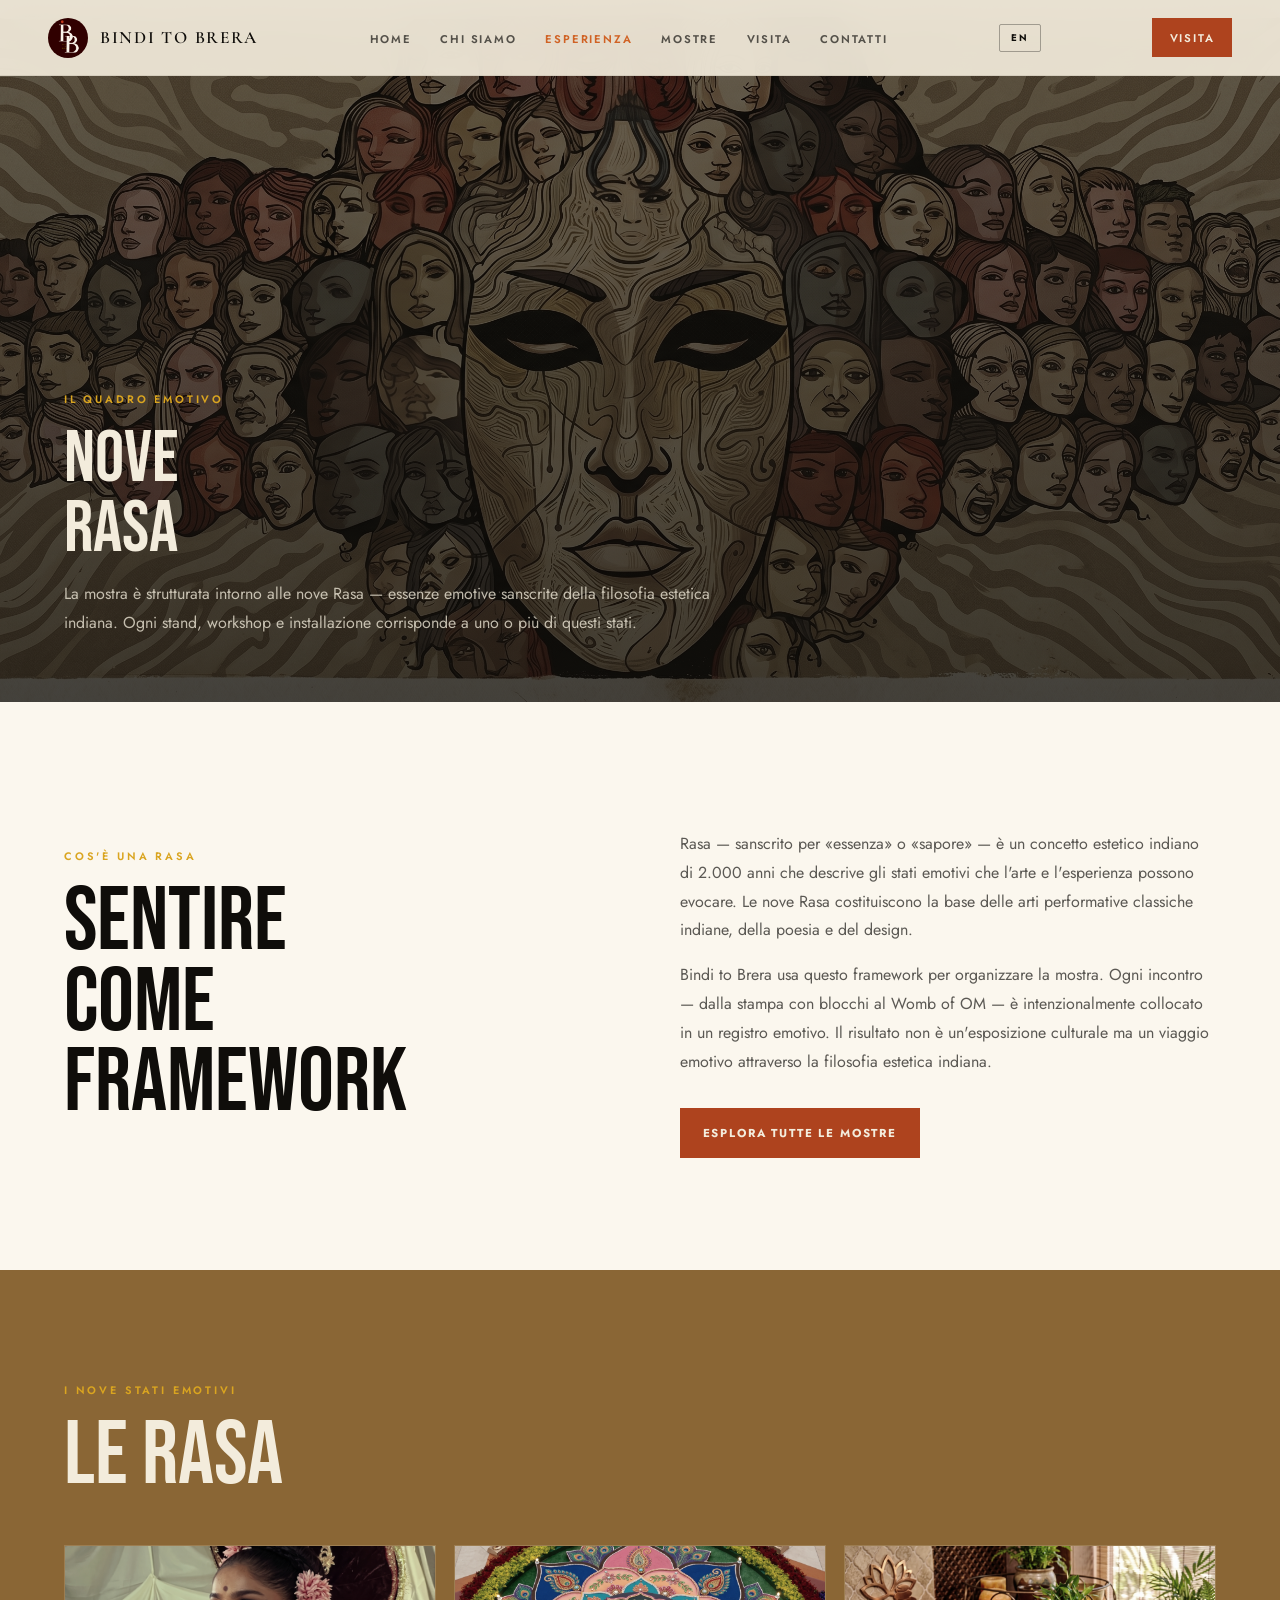
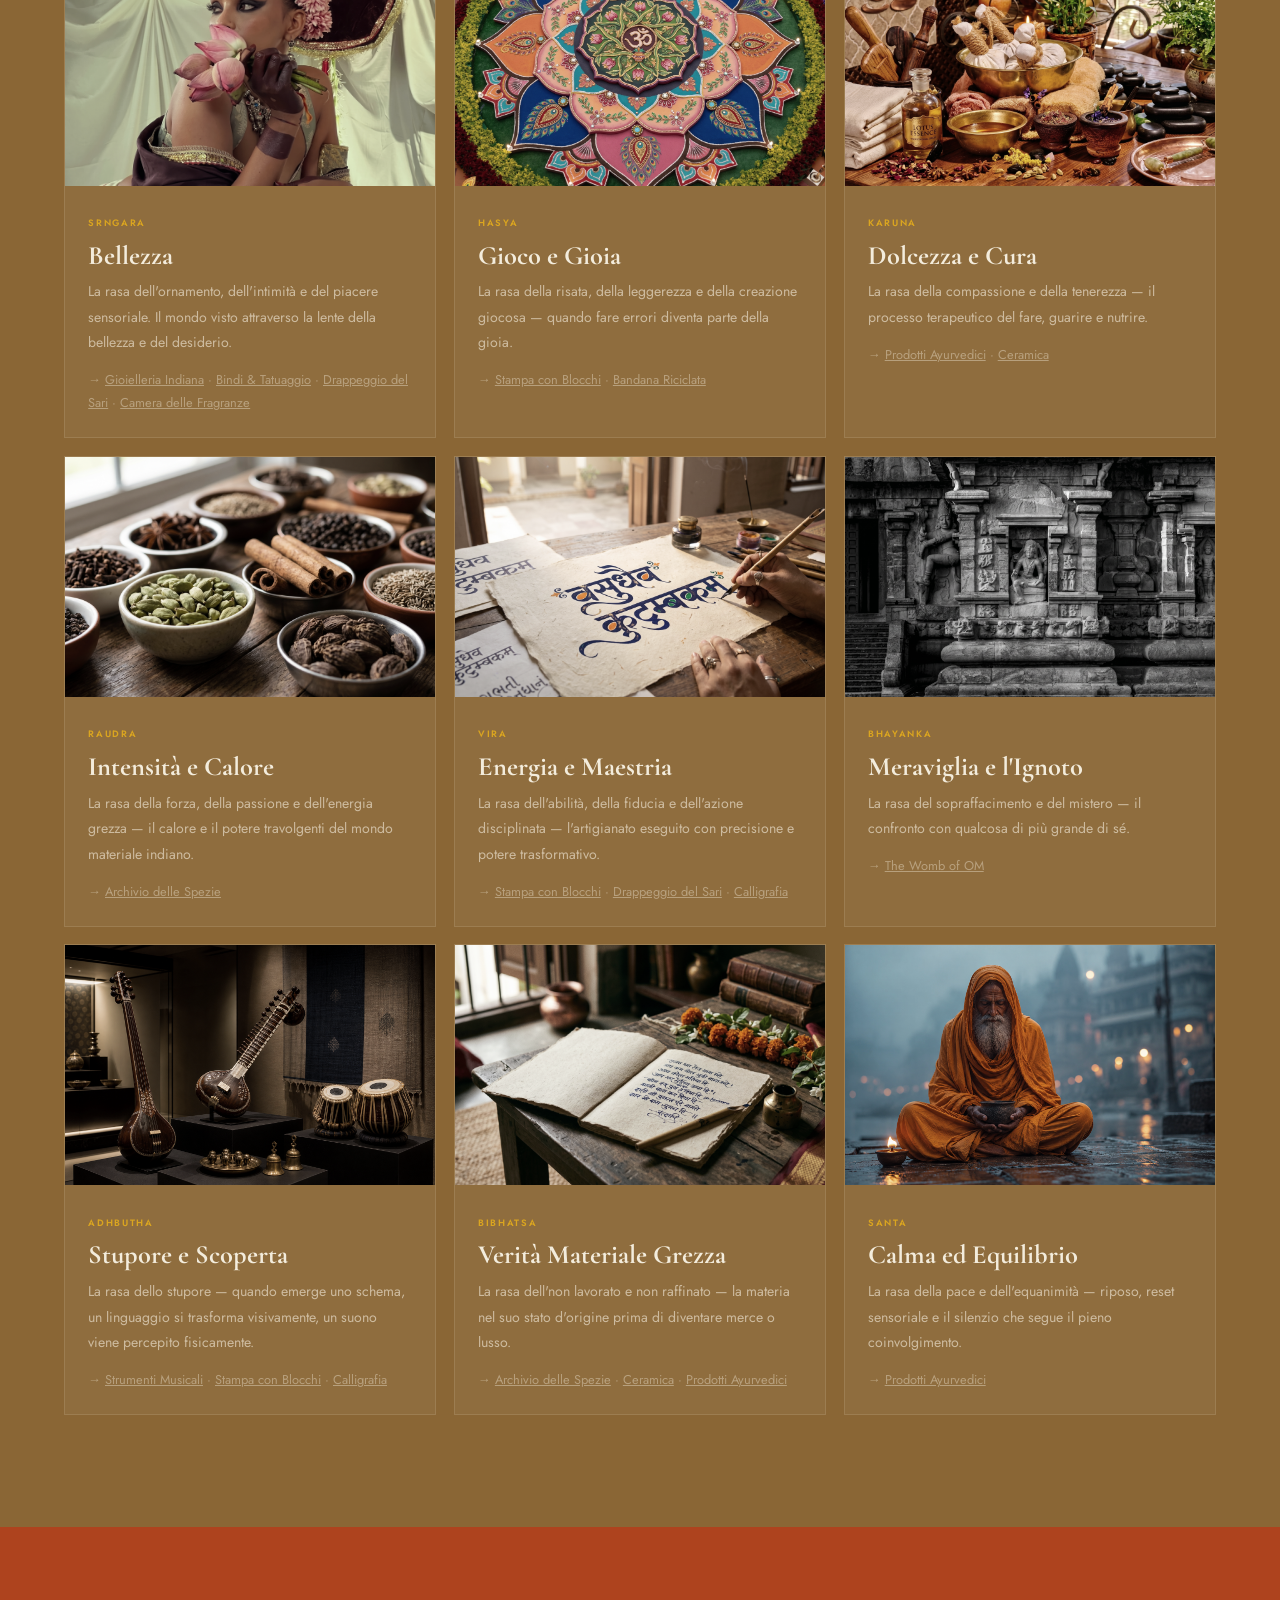
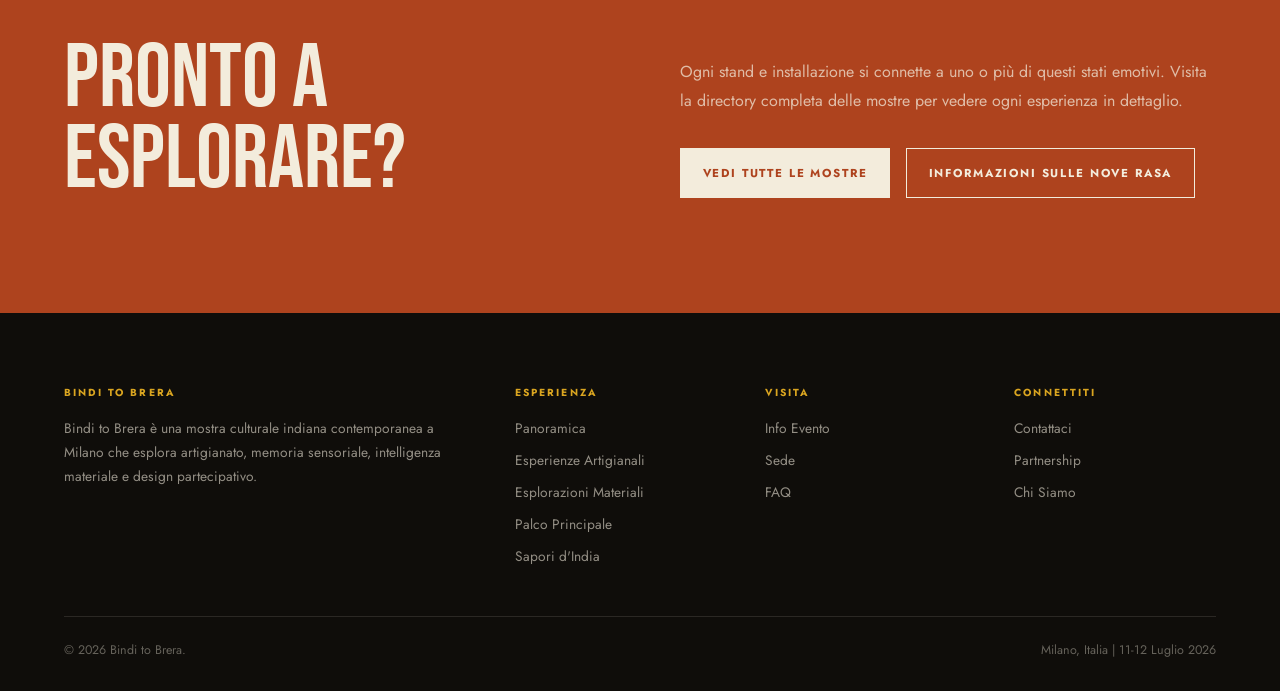
<file: experience.html>
<!DOCTYPE html>
<html lang="it">
<head>
<meta charset="UTF-8">
<meta name="viewport" content="width=device-width,initial-scale=1">
<title>Esperienza | Bindi to Brera</title>
<link href="https://fonts.googleapis.com/css2?family=Bebas+Neue&family=Cormorant+Garamond:ital,wght@0,400;0,600;1,400&family=Jost:wght@300;400;500;600;700&display=swap" rel="stylesheet">
<link rel="stylesheet" href="site.css">
<link rel="icon" href="imgs/bindi-to-brera-logo.png" type="image/png">
</head>
<body>
<nav class="site-nav">
  <a class="brand" href="index.html"><img src="imgs/bindi-to-brera-logo.png" alt="Bindi to Brera logo">Bindi to Brera</a>
  <ul class="nav-links">
    <li><a href="index.html" data-i18n="nav.home">Home</a></li>
    <li><a href="about.html" data-i18n="nav.about">Chi Siamo</a></li>
    <li><a class="active" href="experience.html" data-i18n="nav.experience">Esperienza</a></li>
    <li><a href="stalls.html" data-i18n="nav.stalls">Mostre</a></li>
    <li><a href="visit.html" data-i18n="nav.visit">Visita</a></li>
    <li><a href="contact.html" data-i18n="nav.contact">Contatti</a></li>
  </ul>
  <button class="lang-toggle" id="lang-toggle">EN</button>
  <button class="nav-toggle" aria-label="Toggle menu"><span></span><span></span><span></span></button>
  <a class="nav-cta" href="visit.html" data-i18n="nav.cta">Visita</a>
</nav>

<main>
  <section class="page-hero">
    <img src="imgs/rasas_hero_gemini.jfif" alt="Nine Rasas emotional framework">
    <div class="page-hero-content">
      <div class="eyebrow" data-i18n="exp.hero.eyebrow">Il Quadro Emotivo</div>
      <h1 data-i18n="exp.hero.h1">Nove<br>Rasa</h1>
      <p data-i18n="exp.hero.p">La mostra è strutturata intorno alle nove Rasa — essenze emotive sanscrite della filosofia estetica indiana. Ogni stand, workshop e installazione corrisponde a uno o più di questi stati.</p>
    </div>
  </section>

  <section class="section paper split">
    <div>
      <div class="eyebrow" data-i18n="exp.what.eyebrow">Cos'è una Rasa</div>
      <h2 data-i18n="exp.what.h2">Sentire<br>come<br>Framework</h2>
    </div>
    <div class="copy">
      <p data-i18n="exp.what.p1">Rasa — sanscrito per «essenza» o «sapore» — è un concetto estetico indiano di 2.000 anni che descrive gli stati emotivi che l'arte e l'esperienza possono evocare. Le nove Rasa costituiscono la base delle arti performative classiche indiane, della poesia e del design.</p>
      <p data-i18n="exp.what.p2">Bindi to Brera usa questo framework per organizzare la mostra. Ogni incontro — dalla stampa con blocchi al Womb of OM — è intenzionalmente collocato in un registro emotivo. Il risultato non è un'esposizione culturale ma un viaggio emotivo attraverso la filosofia estetica indiana.</p>
      <div class="button-row"><a class="btn fill" href="stalls.html" data-i18n="exp.btn.stalls">Esplora Tutte le Mostre</a></div>
    </div>
  </section>

  <section class="section dark">
    <div class="eyebrow" data-i18n="exp.rasas.eyebrow">I Nove Stati Emotivi</div>
    <h2 data-i18n="exp.rasas.h2">Le Rasa</h2>
    <div class="grid" style="margin-top:3rem">

      <article class="card">
        <img src="imgs/srngara_gemini.jfif" alt="Srngara — Bellezza">
        <div class="card-body">
          <span class="tag">Srngara</span>
          <h3 data-i18n="exp.rasa.srngara.h3">Bellezza</h3>
          <p data-i18n="exp.rasa.srngara.p">La rasa dell'ornamento, dell'intimità e del piacere sensoriale. Il mondo visto attraverso la lente della bellezza e del desiderio.</p>
          <p style="margin-top:.8rem;font-size:.8rem;opacity:.65" data-i18n="exp.rasa.srngara.links">→ <a href="stalls.html#jewellery" style="color:inherit">Gioielleria Indiana</a> · <a href="stalls.html#bindi" style="color:inherit">Bindi &amp; Tatuaggio</a> · <a href="stalls.html#saree" style="color:inherit">Drappeggio del Sari</a> · <a href="stalls.html#fragrance-chamber" style="color:inherit">Camera delle Fragranze</a></p>
        </div>
      </article>

      <article class="card">
        <img src="imgs/rangoli2.jfif" alt="Hasya — Gioco e Gioia">
        <div class="card-body">
          <span class="tag">Hasya</span>
          <h3 data-i18n="exp.rasa.hasya.h3">Gioco e Gioia</h3>
          <p data-i18n="exp.rasa.hasya.p">La rasa della risata, della leggerezza e della creazione giocosa — quando fare errori diventa parte della gioia.</p>
          <p style="margin-top:.8rem;font-size:.8rem;opacity:.65" data-i18n="exp.rasa.hasya.links">→ <a href="stalls.html#block" style="color:inherit">Stampa con Blocchi</a> · <a href="stalls.html#bandana" style="color:inherit">Bandana Riciclata</a></p>
        </div>
      </article>

      <article class="card">
        <img src="imgs/ayurveda_gemini.jfif" alt="Karuna — Dolcezza e Cura">
        <div class="card-body">
          <span class="tag">Karuna</span>
          <h3 data-i18n="exp.rasa.karuna.h3">Dolcezza e Cura</h3>
          <p data-i18n="exp.rasa.karuna.p">La rasa della compassione e della tenerezza — il processo terapeutico del fare, guarire e nutrire.</p>
          <p style="margin-top:.8rem;font-size:.8rem;opacity:.65" data-i18n="exp.rasa.karuna.links">→ <a href="stalls.html#ayurvedic-products" style="color:inherit">Prodotti Ayurvedici</a> · <a href="stalls.html#pottery" style="color:inherit">Ceramica</a></p>
        </div>
      </article>

      <article class="card">
        <img src="imgs/spices.jfif" alt="Raudra — Intensità e Calore">
        <div class="card-body">
          <span class="tag">Raudra</span>
          <h3 data-i18n="exp.rasa.raudra.h3">Intensità e Calore</h3>
          <p data-i18n="exp.rasa.raudra.p">La rasa della forza, della passione e dell'energia grezza — il calore e il potere travolgenti del mondo materiale indiano.</p>
          <p style="margin-top:.8rem;font-size:.8rem;opacity:.65" data-i18n="exp.rasa.raudra.links">→ <a href="stalls.html#spice-archive" style="color:inherit">Archivio delle Spezie</a></p>
        </div>
      </article>

      <article class="card">
        <img src="imgs/vira_gemini.jfif" alt="Vira — Energia e Maestria">
        <div class="card-body">
          <span class="tag">Vira</span>
          <h3 data-i18n="exp.rasa.vira.h3">Energia e Maestria</h3>
          <p data-i18n="exp.rasa.vira.p">La rasa dell'abilità, della fiducia e dell'azione disciplinata — l'artigianato eseguito con precisione e potere trasformativo.</p>
          <p style="margin-top:.8rem;font-size:.8rem;opacity:.65" data-i18n="exp.rasa.vira.links">→ <a href="stalls.html#block" style="color:inherit">Stampa con Blocchi</a> · <a href="stalls.html#saree" style="color:inherit">Drappeggio del Sari</a> · <a href="stalls.html#calligraphy" style="color:inherit">Calligrafia</a></p>
        </div>
      </article>

      <article class="card">
        <img src="imgs/bhayanka_gemini.jfif" alt="Bhayanka — Meraviglia e l'Ignoto">
        <div class="card-body">
          <span class="tag">Bhayanka</span>
          <h3 data-i18n="exp.rasa.bhayanka.h3">Meraviglia e l'Ignoto</h3>
          <p data-i18n="exp.rasa.bhayanka.p">La rasa del sopraffacimento e del mistero — il confronto con qualcosa di più grande di sé.</p>
          <p style="margin-top:.8rem;font-size:.8rem;opacity:.65" data-i18n="exp.rasa.bhayanka.links">→ <a href="stalls.html#womb-of-om" style="color:inherit">The Womb of OM</a></p>
        </div>
      </article>

      <article class="card">
        <img src="imgs/generated-musical-instruments.png" alt="Adhbutha — Stupore e Scoperta">
        <div class="card-body">
          <span class="tag">Adhbutha</span>
          <h3 data-i18n="exp.rasa.adhbutha.h3">Stupore e Scoperta</h3>
          <p data-i18n="exp.rasa.adhbutha.p">La rasa dello stupore — quando emerge uno schema, un linguaggio si trasforma visivamente, un suono viene percepito fisicamente.</p>
          <p style="margin-top:.8rem;font-size:.8rem;opacity:.65" data-i18n="exp.rasa.adhbutha.links">→ <a href="stalls.html#musical-instruments" style="color:inherit">Strumenti Musicali</a> · <a href="stalls.html#block" style="color:inherit">Stampa con Blocchi</a> · <a href="stalls.html#calligraphy" style="color:inherit">Calligrafia</a></p>
        </div>
      </article>

      <article class="card">
        <img src="imgs/bibhatsa_gemini.jfif" alt="Bibhatsa — Verità Materiale Grezza">
        <div class="card-body">
          <span class="tag">Bibhatsa</span>
          <h3 data-i18n="exp.rasa.bibhatsa.h3">Verità Materiale Grezza</h3>
          <p data-i18n="exp.rasa.bibhatsa.p">La rasa dell'non lavorato e non raffinato — la materia nel suo stato d'origine prima di diventare merce o lusso.</p>
          <p style="margin-top:.8rem;font-size:.8rem;opacity:.65" data-i18n="exp.rasa.bibhatsa.links">→ <a href="stalls.html#spice-archive" style="color:inherit">Archivio delle Spezie</a> · <a href="stalls.html#pottery" style="color:inherit">Ceramica</a> · <a href="stalls.html#ayurvedic-products" style="color:inherit">Prodotti Ayurvedici</a></p>
        </div>
      </article>

      <article class="card">
        <img src="imgs/santa_chatgpt.png" alt="Santa — Calma ed Equilibrio">
        <div class="card-body">
          <span class="tag">Santa</span>
          <h3 data-i18n="exp.rasa.santa.h3">Calma ed Equilibrio</h3>
          <p data-i18n="exp.rasa.santa.p">La rasa della pace e dell'equanimità — riposo, reset sensoriale e il silenzio che segue il pieno coinvolgimento.</p>
          <p style="margin-top:.8rem;font-size:.8rem;opacity:.65" data-i18n="exp.rasa.santa.links">→ <a href="stalls.html#ayurvedic-products" style="color:inherit">Prodotti Ayurvedici</a></p>
        </div>
      </article>

    </div>
  </section>

  <section class="section clay split">
    <div><h2 data-i18n="exp.ready.h2">Pronto a<br>Esplorare?</h2></div>
    <div class="copy">
      <p data-i18n="exp.ready.p">Ogni stand e installazione si connette a uno o più di questi stati emotivi. Visita la directory completa delle mostre per vedere ogni esperienza in dettaglio.</p>
      <div class="button-row">
        <a class="btn fill" href="stalls.html" data-i18n="exp.btn.stalls2">Vedi Tutte le Mostre</a>
        <a class="btn" href="about.html#navarasa" data-i18n="exp.btn.about">Informazioni sulle Nove Rasa</a>
      </div>
    </div>
  </section>
</main>

<footer class="footer">
  <div class="footer-grid">
    <div><h4>Bindi to Brera</h4><p data-i18n="footer.brand.desc">Bindi to Brera è una mostra culturale indiana contemporanea a Milano che esplora artigianato, memoria sensoriale, intelligenza materiale e design partecipativo.</p></div>
    <div><h4 data-i18n="footer.h.experience">Esperienza</h4><ul><li><a href="experience.html" data-i18n="footer.link.overview">Panoramica</a></li><li><a href="stalls.html#craft" data-i18n="footer.link.craft">Esperienze Artigianali</a></li><li><a href="stalls.html#material" data-i18n="footer.link.material">Esplorazioni Materiali</a></li><li><a href="stalls.html#main-stage" data-i18n="footer.link.stage">Palco Principale</a></li><li><a href="stalls.html#food-court" data-i18n="footer.link.food">Sapori d'India</a></li></ul></div>
    <div><h4 data-i18n="footer.h.visit">Visita</h4><ul><li><a href="visit.html" data-i18n="footer.link.info">Info Evento</a></li><li><a href="visit.html#venue" data-i18n="footer.link.venue">Sede</a></li><li><a href="visit.html#faq" data-i18n="footer.link.faq">FAQ</a></li></ul></div>
    <div><h4 data-i18n="footer.h.connect">Connettiti</h4><ul><li><a href="contact.html" data-i18n="footer.link.contact">Contattaci</a></li><li><a href="contact.html#partner" data-i18n="footer.link.partners">Partnership</a></li><li><a href="about.html" data-i18n="footer.link.about">Chi Siamo</a></li></ul></div>
  </div>
  <div class="footer-bottom"><span>&copy; 2026 Bindi to Brera.</span><span data-i18n="footer.date">Milano, Italia | 11-12 Luglio 2026</span></div>
</footer>
<script src="site.js"></script>
</body>
</html>
</file>
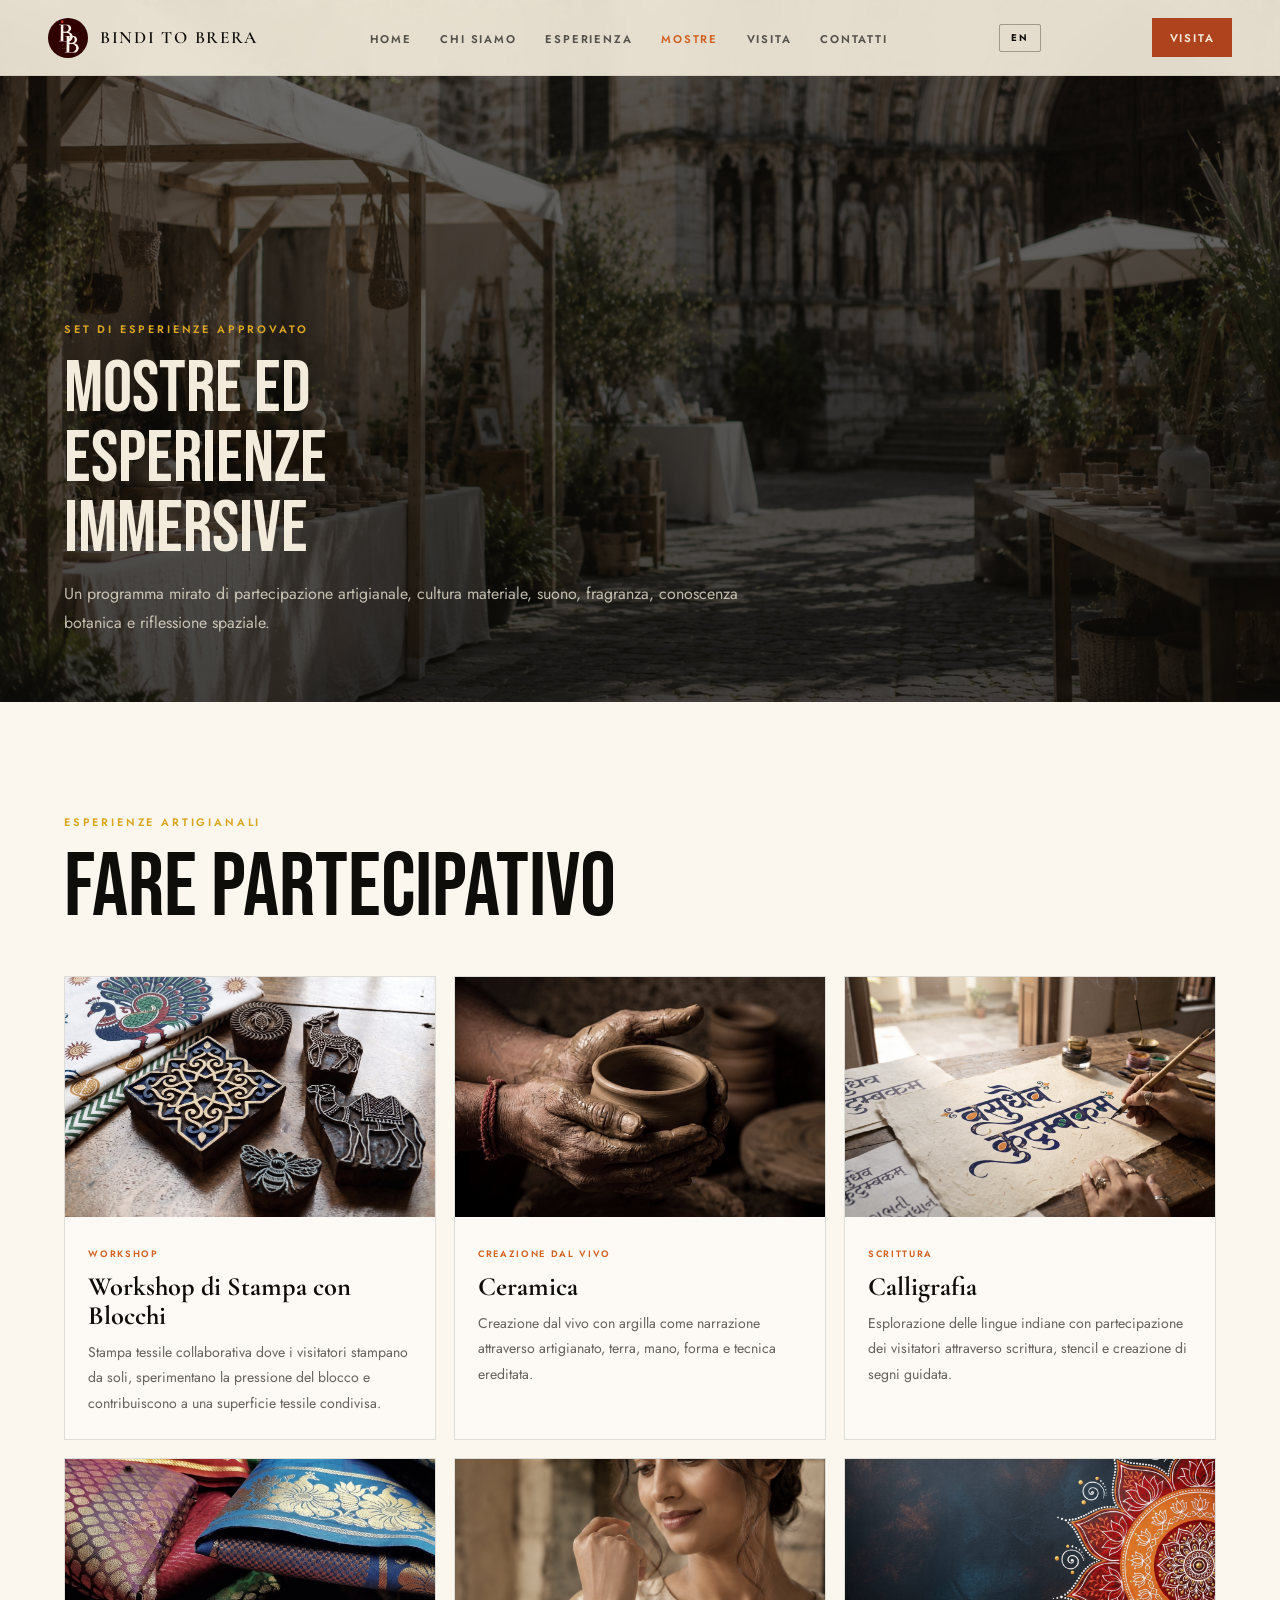
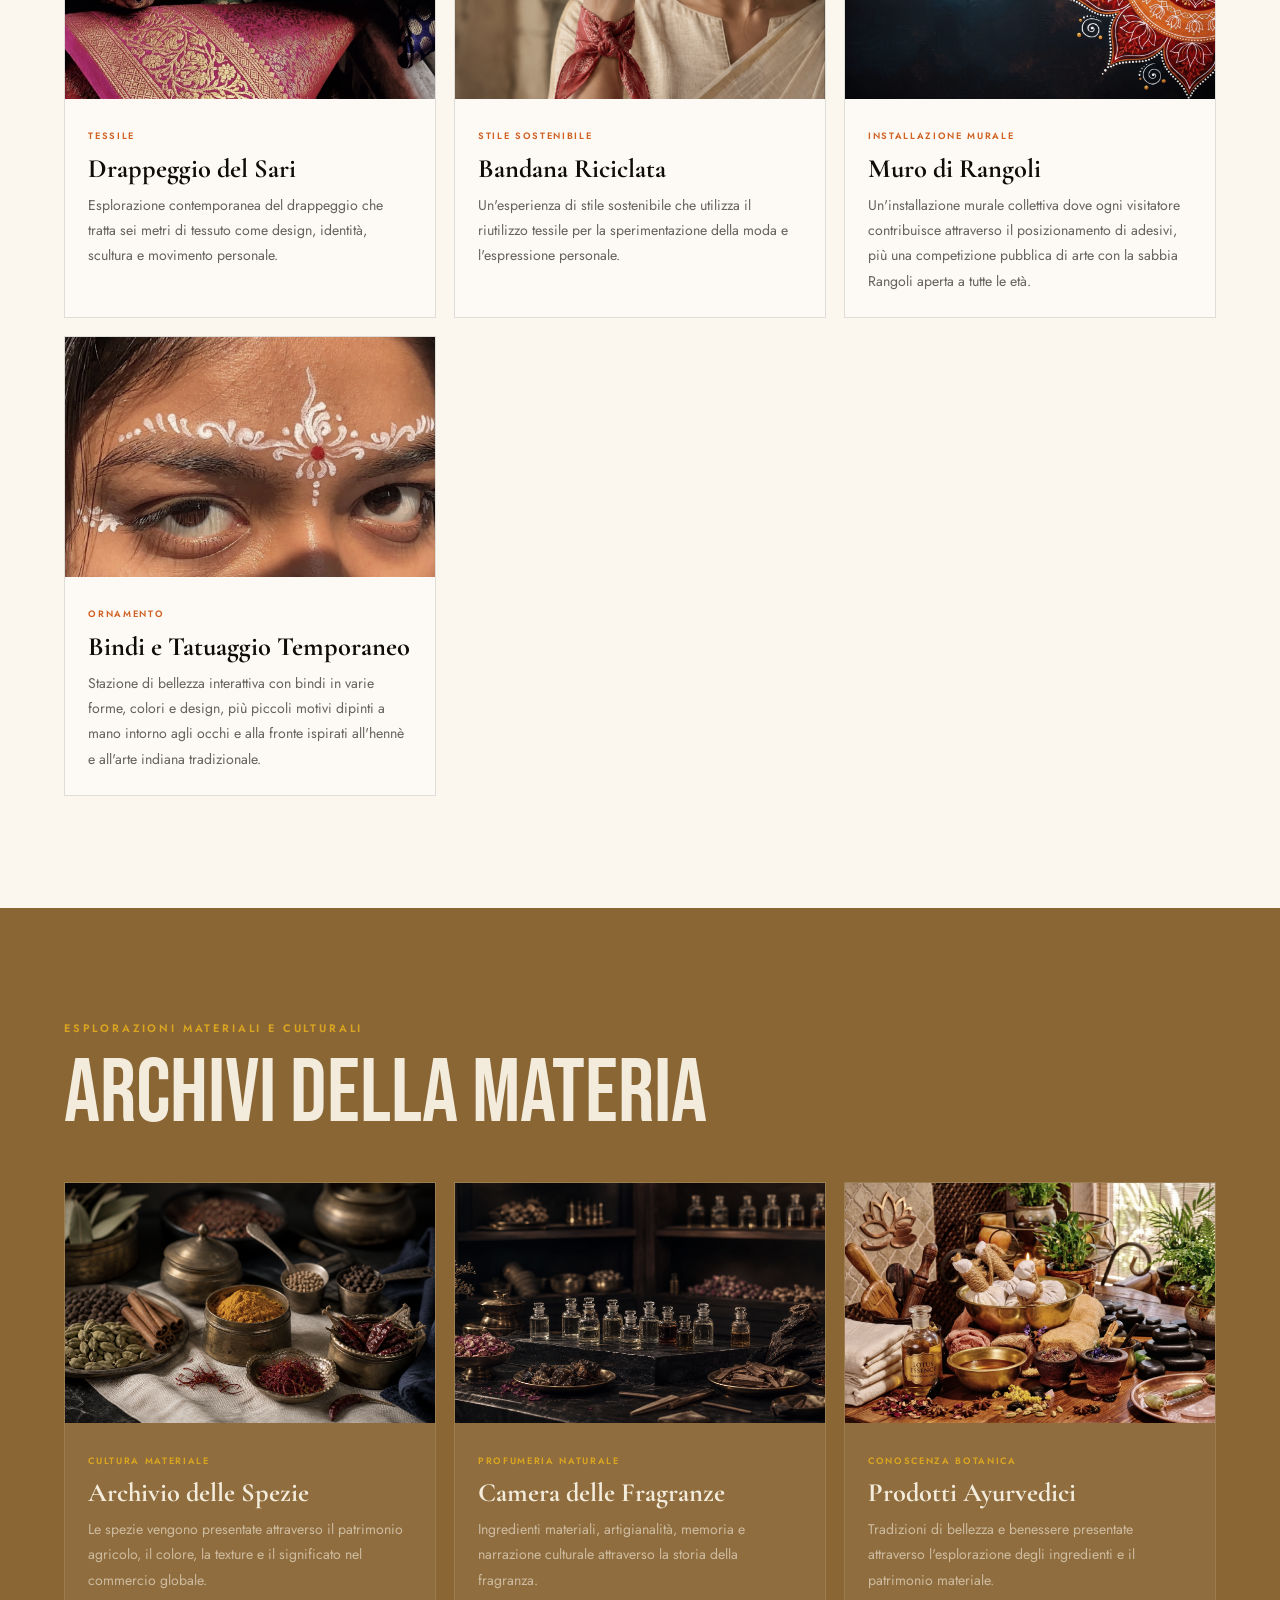
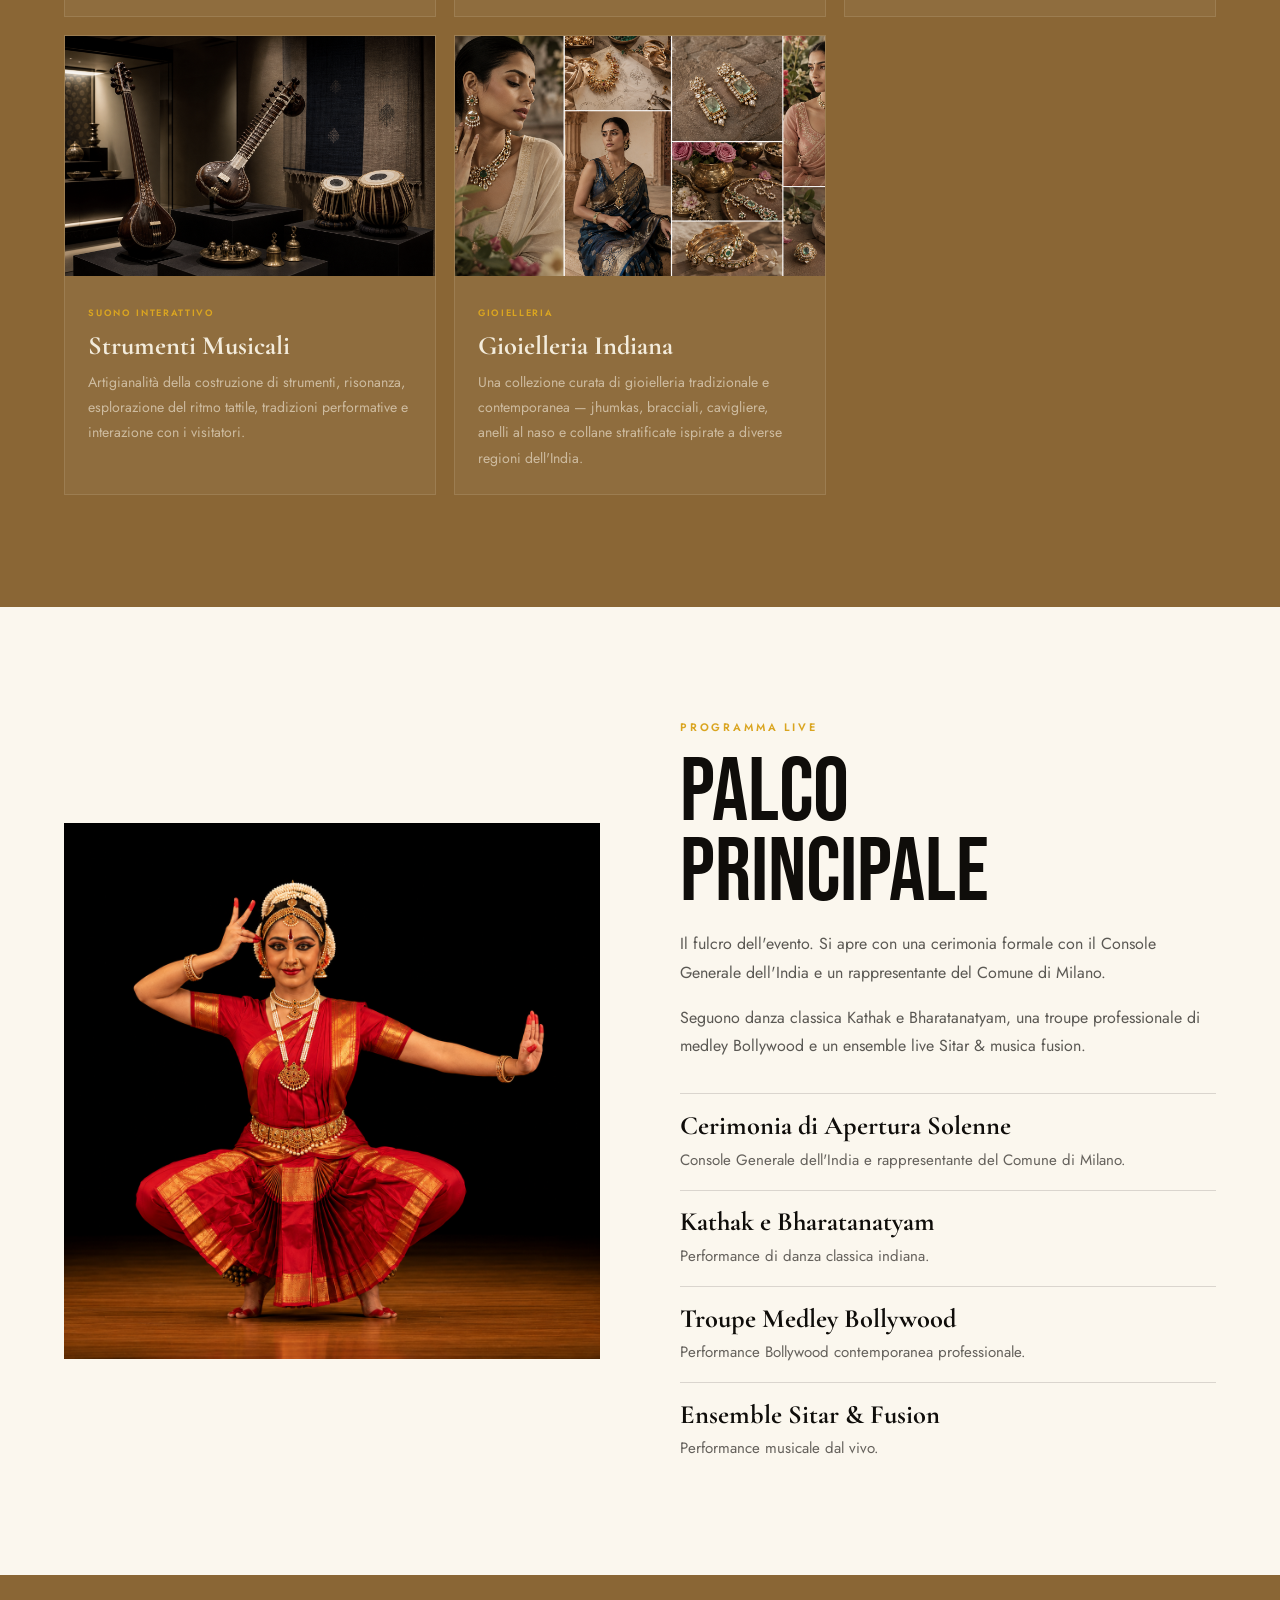
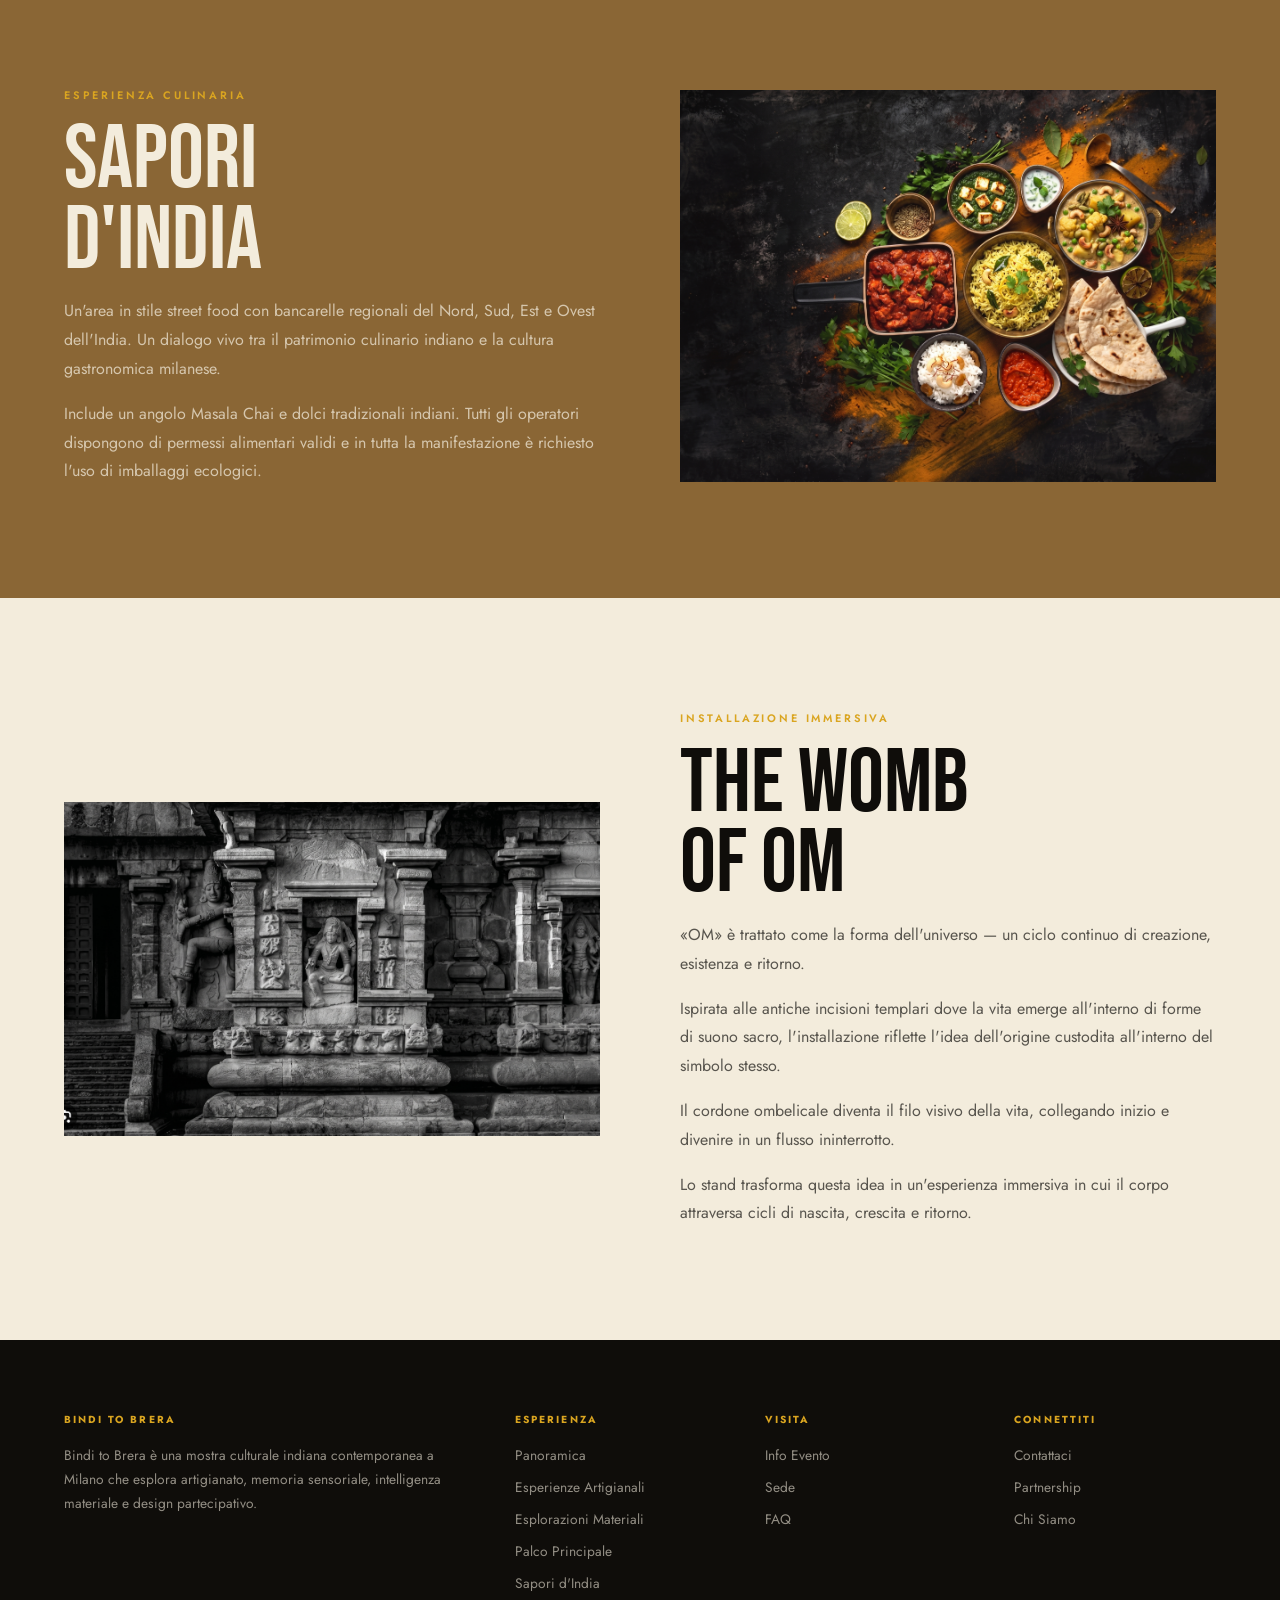
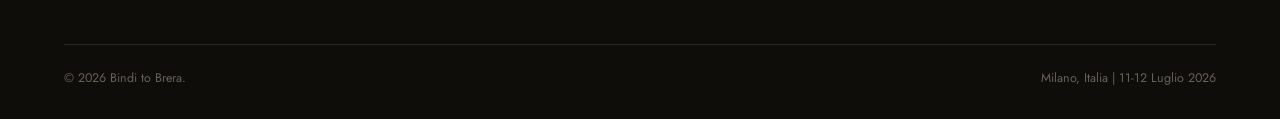
<file: stalls.html>
<!DOCTYPE html>
<html lang="it">
<head>
<meta charset="UTF-8">
<meta name="viewport" content="width=device-width,initial-scale=1">
<title>Mostre ed Esperienze Immersive | Bindi to Brera</title>
<link href="https://fonts.googleapis.com/css2?family=Bebas+Neue&family=Cormorant+Garamond:ital,wght@0,400;0,600;1,400&family=Jost:wght@300;400;500;600;700&display=swap" rel="stylesheet">
<link rel="stylesheet" href="site.css">
<link rel="icon" href="imgs/bindi-to-brera-logo.png" type="image/png">
</head>
<body>
<nav class="site-nav">
  <a class="brand" href="index.html"><img src="imgs/bindi-to-brera-logo.png" alt="Bindi to Brera logo">Bindi to Brera</a>
  <ul class="nav-links">
    <li><a href="index.html" data-i18n="nav.home">Home</a></li>
    <li><a href="about.html" data-i18n="nav.about">Chi Siamo</a></li>
    <li><a href="experience.html" data-i18n="nav.experience">Esperienza</a></li>
    <li><a class="active" href="stalls.html" data-i18n="nav.stalls">Mostre</a></li>
    <li><a href="visit.html" data-i18n="nav.visit">Visita</a></li>
    <li><a href="contact.html" data-i18n="nav.contact">Contatti</a></li>
  </ul>
  <button class="lang-toggle" id="lang-toggle">EN</button>
  <button class="nav-toggle" aria-label="Toggle menu"><span></span><span></span><span></span></button>
  <a class="nav-cta" href="visit.html" data-i18n="nav.cta">Visita</a>
</nav>

<main>
  <section class="page-hero">
    <img src="imgs/stalls_cover.png" alt="Curated exhibition stalls">
    <div class="page-hero-content">
      <div class="eyebrow" data-i18n="stalls.hero.eyebrow">Set di Esperienze Approvato</div>
      <h1 data-i18n="stalls.hero.h1">Mostre ed<br>Esperienze<br>Immersive</h1>
      <p data-i18n="stalls.hero.p">Un programma mirato di partecipazione artigianale, cultura materiale, suono, fragranza, conoscenza botanica e riflessione spaziale.</p>
    </div>
  </section>

  <section class="section paper" id="craft">
    <div class="eyebrow" data-i18n="stalls.craft.eyebrow">Esperienze Artigianali</div>
    <h2 data-i18n="stalls.craft.h2">Fare Partecipativo</h2>
    <div class="grid">
      <article class="card" id="block"><img src="imgs/blocks.jfif" alt="Block printing workshop"><div class="card-body"><span class="tag" data-i18n="stalls.card.block.tag">Workshop</span><h3 data-i18n="stalls.card.block.h3">Workshop di Stampa con Blocchi</h3><p data-i18n="stalls.card.block.p">Stampa tessile collaborativa dove i visitatori stampano da soli, sperimentano la pressione del blocco e contribuiscono a una superficie tessile condivisa.</p></div></article>
      <article class="card" id="pottery"><img src="imgs/pottery.jfif" alt="Live clay pottery"><div class="card-body"><span class="tag" data-i18n="stalls.card.pottery.tag">Creazione dal Vivo</span><h3 data-i18n="stalls.card.pottery.h3">Ceramica</h3><p data-i18n="stalls.card.pottery.p">Creazione dal vivo con argilla come narrazione attraverso artigianato, terra, mano, forma e tecnica ereditata.</p></div></article>
      <article class="card" id="calligraphy"><img src="imgs/vira_gemini.jfif" alt="Indian language calligraphy"><div class="card-body"><span class="tag" data-i18n="stalls.card.calligraphy.tag">Scrittura</span><h3 data-i18n="stalls.card.calligraphy.h3">Calligrafia</h3><p data-i18n="stalls.card.calligraphy.p">Esplorazione delle lingue indiane con partecipazione dei visitatori attraverso scrittura, stencil e creazione di segni guidata.</p></div></article>
      <article class="card" id="saree"><img src="imgs/saree.jfif" alt="Saree draping exploration"><div class="card-body"><span class="tag" data-i18n="stalls.card.saree.tag">Tessile</span><h3 data-i18n="stalls.card.saree.h3">Drappeggio del Sari</h3><p data-i18n="stalls.card.saree.p">Esplorazione contemporanea del drappeggio che tratta sei metri di tessuto come design, identità, scultura e movimento personale.</p></div></article>
      <article class="card" id="bandana"><img src="imgs/bandana_chatgpt.png" alt="Upcycled bandana styling"><div class="card-body"><span class="tag" data-i18n="stalls.card.bandana.tag">Stile Sostenibile</span><h3 data-i18n="stalls.card.bandana.h3">Bandana Riciclata</h3><p data-i18n="stalls.card.bandana.p">Un'esperienza di stile sostenibile che utilizza il riutilizzo tessile per la sperimentazione della moda e l'espressione personale.</p></div></article>
      <article class="card" id="rangoli"><img src="imgs/rangoli_gemini.jfif" alt="Rangoli wall installation"><div class="card-body"><span class="tag" data-i18n="stalls.card.rangoli.tag">Installazione Murale</span><h3 data-i18n="stalls.card.rangoli.h3">Muro di Rangoli</h3><p data-i18n="stalls.card.rangoli.p">Un'installazione murale collettiva dove ogni visitatore contribuisce attraverso il posizionamento di adesivi, più una competizione pubblica di arte con la sabbia Rangoli aperta a tutte le età.</p></div></article>
      <article class="card" id="bindi"><img src="imgs/bindi_tattoo.jpg" alt="Bindi and temporary tattoo station"><div class="card-body"><span class="tag" data-i18n="stalls.card.bindi.tag">Ornamento</span><h3 data-i18n="stalls.card.bindi.h3">Bindi e Tatuaggio Temporaneo</h3><p data-i18n="stalls.card.bindi.p">Stazione di bellezza interattiva con bindi in varie forme, colori e design, più piccoli motivi dipinti a mano intorno agli occhi e alla fronte ispirati all'hennè e all'arte indiana tradizionale.</p></div></article>
    </div>
  </section>

  <section class="section dark" id="material">
    <div class="eyebrow" data-i18n="stalls.material.eyebrow">Esplorazioni Materiali e Culturali</div>
    <h2 data-i18n="stalls.material.h2">Archivi della Materia</h2>
    <div class="grid">
      <article class="card" id="spice-archive"><img src="imgs/generated-spice-archive.png" alt="Spice archive"><div class="card-body"><span class="tag" data-i18n="stalls.card.spice.tag">Cultura Materiale</span><h3 data-i18n="stalls.card.spice.h3">Archivio delle Spezie</h3><p data-i18n="stalls.card.spice.p">Le spezie vengono presentate attraverso il patrimonio agricolo, il colore, la texture e il significato nel commercio globale.</p></div></article>
      <article class="card" id="fragrance-chamber"><img src="imgs/generated-fragrance-chamber.png" alt="Fragrance chamber"><div class="card-body"><span class="tag" data-i18n="stalls.card.fragrance.tag">Profumeria Naturale</span><h3 data-i18n="stalls.card.fragrance.h3">Camera delle Fragranze</h3><p data-i18n="stalls.card.fragrance.p">Ingredienti materiali, artigianalità, memoria e narrazione culturale attraverso la storia della fragranza.</p></div></article>
      <article class="card" id="ayurvedic-products"><img src="imgs/ayurveda_gemini.jfif" alt="Ayurvedic products"><div class="card-body"><span class="tag" data-i18n="stalls.card.ayurveda.tag">Conoscenza Botanica</span><h3 data-i18n="stalls.card.ayurveda.h3">Prodotti Ayurvedici</h3><p data-i18n="stalls.card.ayurveda.p">Tradizioni di bellezza e benessere presentate attraverso l'esplorazione degli ingredienti e il patrimonio materiale.</p></div></article>
      <article class="card" id="musical-instruments"><img src="imgs/generated-musical-instruments.png" alt="Musical instruments and sound"><div class="card-body"><span class="tag" data-i18n="stalls.card.music.tag">Suono Interattivo</span><h3 data-i18n="stalls.card.music.h3">Strumenti Musicali</h3><p data-i18n="stalls.card.music.p">Artigianalità della costruzione di strumenti, risonanza, esplorazione del ritmo tattile, tradizioni performative e interazione con i visitatori.</p></div></article>
      <article class="card" id="jewellery"><img src="imgs/jewellery_chatgpt.png" alt="Indian jewellery collection"><div class="card-body"><span class="tag" data-i18n="stalls.card.jewellery.tag">Gioielleria</span><h3 data-i18n="stalls.card.jewellery.h3">Gioielleria Indiana</h3><p data-i18n="stalls.card.jewellery.p">Una collezione curata di gioielleria tradizionale e contemporanea — jhumkas, bracciali, cavigliere, anelli al naso e collane stratificate ispirate a diverse regioni dell'India.</p></div></article>
    </div>
  </section>

  <section class="section paper split" id="main-stage">
    <div><img src="imgs/mainstage_chatgpt.png" alt="Main stage grand opening performance"></div>
    <div class="copy">
      <div class="eyebrow" data-i18n="stalls.stage.eyebrow">Programma Live</div>
      <h2 data-i18n="stalls.stage.h2">Palco<br>Principale</h2>
      <p data-i18n="stalls.stage.p1">Il fulcro dell'evento. Si apre con una cerimonia formale con il Console Generale dell'India e un rappresentante del Comune di Milano.</p>
      <p data-i18n="stalls.stage.p2">Seguono danza classica Kathak e Bharatanatyam, una troupe professionale di medley Bollywood e un ensemble live Sitar &amp; musica fusion.</p>
      <div class="list">
        <div class="list-item"><h3 data-i18n="stalls.stage.item1.h3">Cerimonia di Apertura Solenne</h3><p data-i18n="stalls.stage.item1.p">Console Generale dell'India e rappresentante del Comune di Milano.</p></div>
        <div class="list-item"><h3 data-i18n="stalls.stage.item2.h3">Kathak e Bharatanatyam</h3><p data-i18n="stalls.stage.item2.p">Performance di danza classica indiana.</p></div>
        <div class="list-item"><h3 data-i18n="stalls.stage.item3.h3">Troupe Medley Bollywood</h3><p data-i18n="stalls.stage.item3.p">Performance Bollywood contemporanea professionale.</p></div>
        <div class="list-item"><h3 data-i18n="stalls.stage.item4.h3">Ensemble Sitar &amp; Fusion</h3><p data-i18n="stalls.stage.item4.p">Performance musicale dal vivo.</p></div>
      </div>
    </div>
  </section>

  <section class="section dark split" id="food-court">
    <div class="copy">
      <div class="eyebrow" data-i18n="stalls.food.eyebrow">Esperienza Culinaria</div>
      <h2 data-i18n="stalls.food.h2">Sapori<br>d'India</h2>
      <p data-i18n="stalls.food.p1">Un'area in stile street food con bancarelle regionali del Nord, Sud, Est e Ovest dell'India. Un dialogo vivo tra il patrimonio culinario indiano e la cultura gastronomica milanese.</p>
      <p data-i18n="stalls.food.p2">Include un angolo Masala Chai e dolci tradizionali indiani. Tutti gli operatori dispongono di permessi alimentari validi e in tutta la manifestazione è richiesto l'uso di imballaggi ecologici.</p>
    </div>
    <div><img src="imgs/tasteofindia_gemini.jfif" alt="Indian street food and culinary stalls"></div>
  </section>

  <section class="section split" id="womb-of-om">
    <div><img src="imgs/bhayanka_gemini.jfif" alt="Immersive tunnel installation"></div>
    <div class="copy">
      <div class="eyebrow" data-i18n="stalls.womb.eyebrow">Installazione Immersiva</div>
      <h2 data-i18n="stalls.womb.h2">The Womb<br>of OM</h2>
      <p data-i18n="stalls.womb.p1">«OM» è trattato come la forma dell'universo — un ciclo continuo di creazione, esistenza e ritorno.</p>
      <p data-i18n="stalls.womb.p2">Ispirata alle antiche incisioni templari dove la vita emerge all'interno di forme di suono sacro, l'installazione riflette l'idea dell'origine custodita all'interno del simbolo stesso.</p>
      <p data-i18n="stalls.womb.p3">Il cordone ombelicale diventa il filo visivo della vita, collegando inizio e divenire in un flusso ininterrotto.</p>
      <p data-i18n="stalls.womb.p4">Lo stand trasforma questa idea in un'esperienza immersiva in cui il corpo attraversa cicli di nascita, crescita e ritorno.</p>
    </div>
  </section>
</main>

<footer class="footer">
  <div class="footer-grid">
    <div><h4>Bindi to Brera</h4><p data-i18n="footer.brand.desc">Bindi to Brera è una mostra culturale indiana contemporanea a Milano che esplora artigianato, memoria sensoriale, intelligenza materiale e design partecipativo.</p></div>
    <div><h4 data-i18n="footer.h.experience">Esperienza</h4><ul><li><a href="experience.html" data-i18n="footer.link.overview">Panoramica</a></li><li><a href="stalls.html#craft" data-i18n="footer.link.craft">Esperienze Artigianali</a></li><li><a href="stalls.html#material" data-i18n="footer.link.material">Esplorazioni Materiali</a></li><li><a href="stalls.html#main-stage" data-i18n="footer.link.stage">Palco Principale</a></li><li><a href="stalls.html#food-court" data-i18n="footer.link.food">Sapori d'India</a></li></ul></div>
    <div><h4 data-i18n="footer.h.visit">Visita</h4><ul><li><a href="visit.html" data-i18n="footer.link.info">Info Evento</a></li><li><a href="visit.html#venue" data-i18n="footer.link.venue">Sede</a></li><li><a href="visit.html#faq" data-i18n="footer.link.faq">FAQ</a></li></ul></div>
    <div><h4 data-i18n="footer.h.connect">Connettiti</h4><ul><li><a href="contact.html" data-i18n="footer.link.contact">Contattaci</a></li><li><a href="contact.html#partner" data-i18n="footer.link.partners">Partnership</a></li><li><a href="about.html" data-i18n="footer.link.about">Chi Siamo</a></li></ul></div>
  </div>
  <div class="footer-bottom"><span>&copy; 2026 Bindi to Brera.</span><span data-i18n="footer.date">Milano, Italia | 11-12 Luglio 2026</span></div>
</footer>
<script src="site.js"></script>
</body>
</html>
</file>
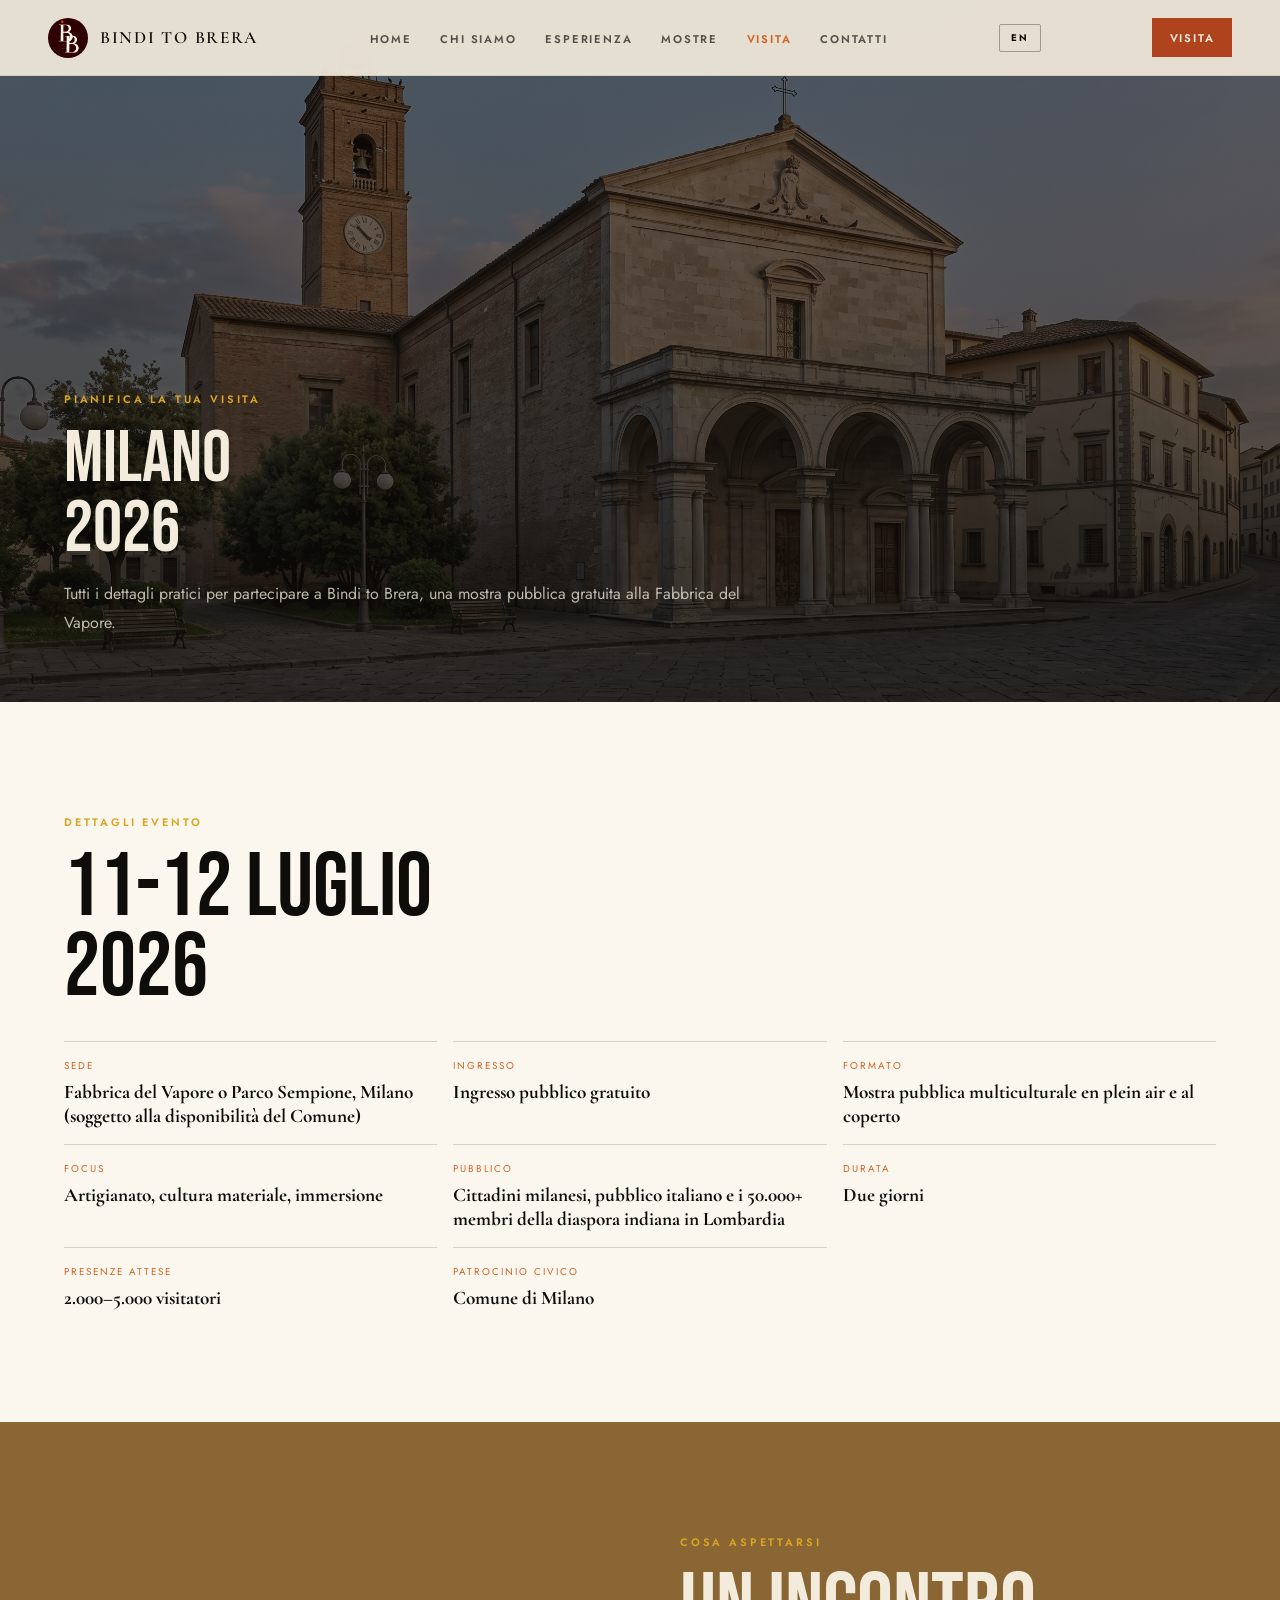
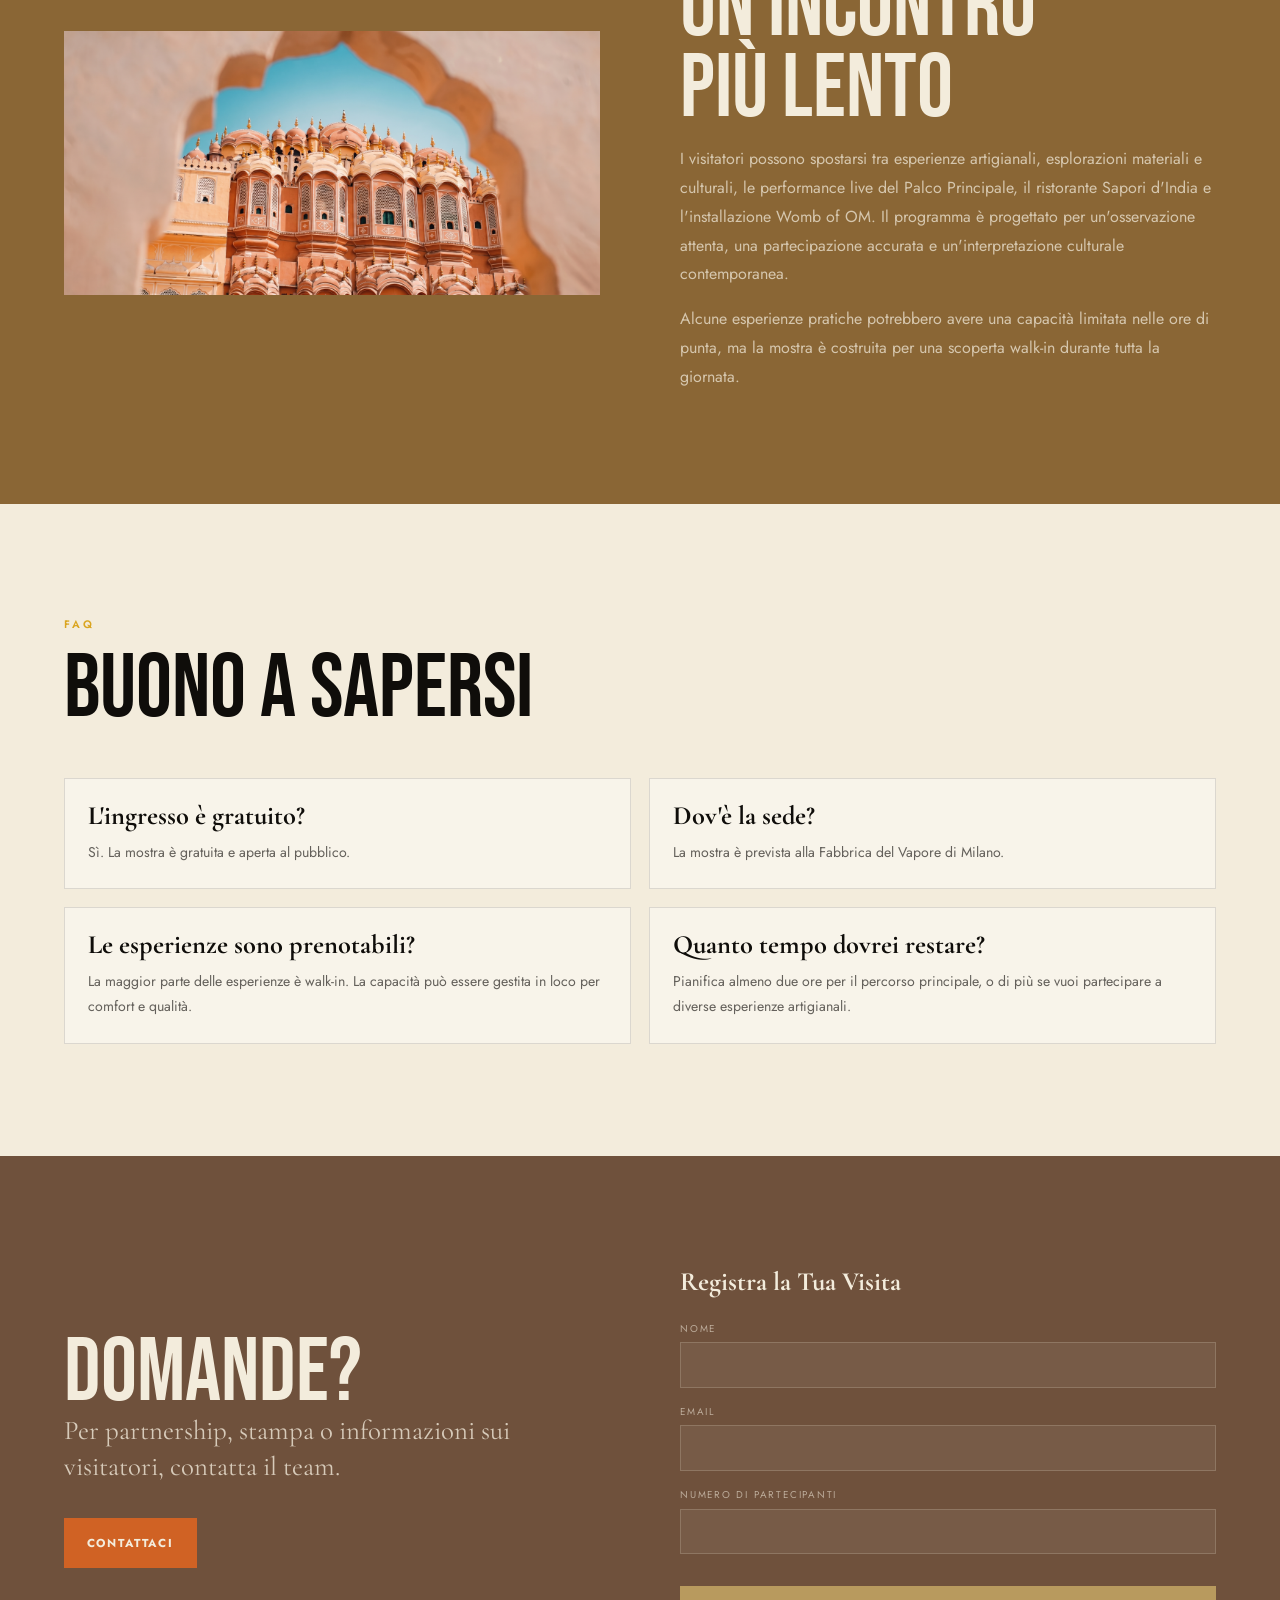
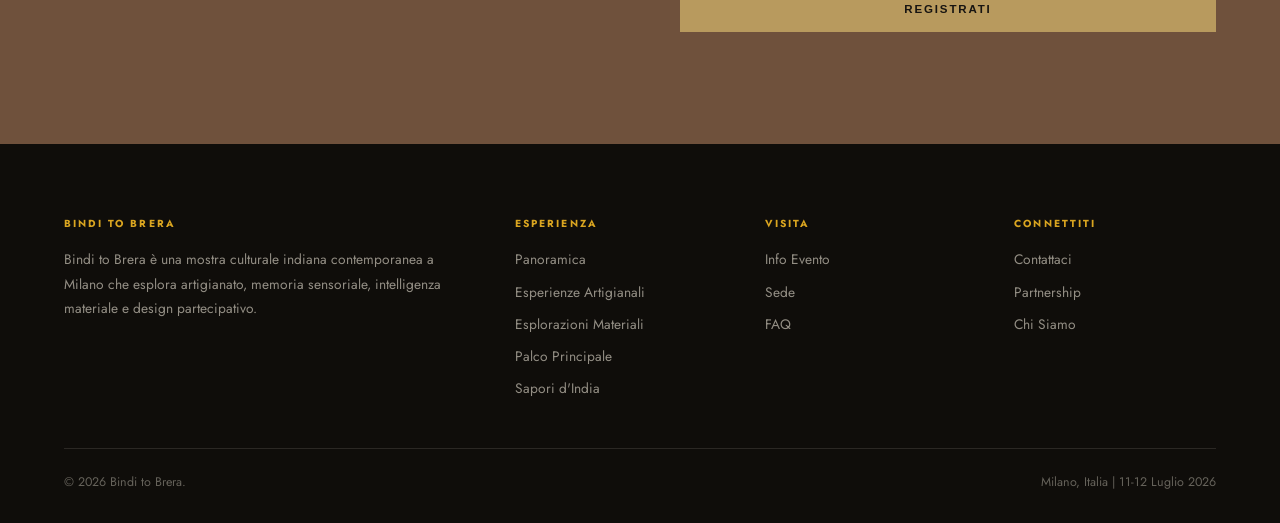
<file: visit.html>
<!DOCTYPE html>
<html lang="it">
<head>
<meta charset="UTF-8">
<meta name="viewport" content="width=device-width,initial-scale=1">
<title>Visita | Bindi to Brera</title>
<link href="https://fonts.googleapis.com/css2?family=Bebas+Neue&family=Cormorant+Garamond:ital,wght@0,400;0,600;1,400&family=Jost:wght@300;400;500;600;700&display=swap" rel="stylesheet">
<link rel="stylesheet" href="site.css">
<link rel="icon" href="imgs/bindi-to-brera-logo.png" type="image/png">
</head>
<body>
<nav class="site-nav">
  <a class="brand" href="index.html"><img src="imgs/bindi-to-brera-logo.png" alt="Bindi to Brera logo">Bindi to Brera</a>
  <ul class="nav-links">
    <li><a href="index.html" data-i18n="nav.home">Home</a></li>
    <li><a href="about.html" data-i18n="nav.about">Chi Siamo</a></li>
    <li><a href="experience.html" data-i18n="nav.experience">Esperienza</a></li>
    <li><a href="stalls.html" data-i18n="nav.stalls">Mostre</a></li>
    <li><a class="active" href="visit.html" data-i18n="nav.visit">Visita</a></li>
    <li><a href="contact.html" data-i18n="nav.contact">Contatti</a></li>
  </ul>
  <button class="lang-toggle" id="lang-toggle">EN</button>
  <button class="nav-toggle" aria-label="Toggle menu"><span></span><span></span><span></span></button>
  <a class="nav-cta" href="visit.html" data-i18n="nav.cta">Visita</a>
</nav>

<main>
  <section class="page-hero">
    <img src="imgs/visit_hero_gemini.jfif" alt="Milan exhibition venue">
    <div class="page-hero-content">
      <div class="eyebrow" data-i18n="visit.hero.eyebrow">Pianifica la Tua Visita</div>
      <h1 data-i18n="visit.hero.h1">Milano<br>2026</h1>
      <p data-i18n="visit.hero.p">Tutti i dettagli pratici per partecipare a Bindi to Brera, una mostra pubblica gratuita alla Fabbrica del Vapore.</p>
    </div>
  </section>

  <section class="section paper" id="venue">
    <div class="eyebrow" data-i18n="visit.details.eyebrow">Dettagli Evento</div>
    <h2 data-i18n="visit.details.h2">11-12 Luglio<br>2026</h2>
    <div class="detail-table">
      <div class="detail"><span data-i18n="visit.detail.venue.label">Sede</span><strong data-i18n="visit.detail.venue.val">Fabbrica del Vapore o Parco Sempione, Milano (soggetto alla disponibilità del Comune)</strong></div>
      <div class="detail"><span data-i18n="visit.detail.admission.label">Ingresso</span><strong data-i18n="visit.detail.admission.val">Ingresso pubblico gratuito</strong></div>
      <div class="detail"><span data-i18n="visit.detail.format.label">Formato</span><strong data-i18n="visit.detail.format.val">Mostra pubblica multiculturale en plein air e al coperto</strong></div>
      <div class="detail"><span data-i18n="visit.detail.focus.label">Focus</span><strong data-i18n="visit.detail.focus.val">Artigianato, cultura materiale, immersione</strong></div>
      <div class="detail"><span data-i18n="visit.detail.audience.label">Pubblico</span><strong data-i18n="visit.detail.audience.val">Cittadini milanesi, pubblico italiano e i 50.000+ membri della diaspora indiana in Lombardia</strong></div>
      <div class="detail"><span data-i18n="visit.detail.duration.label">Durata</span><strong data-i18n="visit.detail.duration.val">Due giorni</strong></div>
      <div class="detail"><span data-i18n="visit.detail.attendance.label">Presenze Attese</span><strong data-i18n="visit.detail.attendance.val">2.000–5.000 visitatori</strong></div>
      <div class="detail"><span data-i18n="visit.detail.patronage.label">Patrocinio Civico</span><strong data-i18n="visit.detail.patronage.val">Comune di Milano</strong></div>
    </div>
  </section>

  <section class="section dark split">
    <div><img src="imgs/visit_expect_gemini.jfif" alt="Workshop textile detail"></div>
    <div class="copy">
      <div class="eyebrow" data-i18n="visit.expect.eyebrow">Cosa Aspettarsi</div>
      <h2 data-i18n="visit.expect.h2">Un Incontro<br>più Lento</h2>
      <p data-i18n="visit.expect.p1">I visitatori possono spostarsi tra esperienze artigianali, esplorazioni materiali e culturali, le performance live del Palco Principale, il ristorante Sapori d'India e l'installazione Womb of OM. Il programma è progettato per un'osservazione attenta, una partecipazione accurata e un'interpretazione culturale contemporanea.</p>
      <p data-i18n="visit.expect.p2">Alcune esperienze pratiche potrebbero avere una capacità limitata nelle ore di punta, ma la mostra è costruita per una scoperta walk-in durante tutta la giornata.</p>
    </div>
  </section>

  <section class="section" id="faq">
    <div class="eyebrow" data-i18n="visit.faq.eyebrow">FAQ</div>
    <h2 data-i18n="visit.faq.h2">Buono a Sapersi</h2>
    <div class="grid two">
      <article class="card"><div class="card-body"><h3 data-i18n="visit.faq.free.h3">L'ingresso è gratuito?</h3><p data-i18n="visit.faq.free.p">Sì. La mostra è gratuita e aperta al pubblico.</p></div></article>
      <article class="card"><div class="card-body"><h3 data-i18n="visit.faq.venue.h3">Dov'è la sede?</h3><p data-i18n="visit.faq.venue.p">La mostra è prevista alla Fabbrica del Vapore di Milano.</p></div></article>
      <article class="card"><div class="card-body"><h3 data-i18n="visit.faq.book.h3">Le esperienze sono prenotabili?</h3><p data-i18n="visit.faq.book.p">La maggior parte delle esperienze è walk-in. La capacità può essere gestita in loco per comfort e qualità.</p></div></article>
      <article class="card"><div class="card-body"><h3 data-i18n="visit.faq.time.h3">Quanto tempo dovrei restare?</h3><p data-i18n="visit.faq.time.p">Pianifica almeno due ore per il percorso principale, o di più se vuoi partecipare a diverse esperienze artigianali.</p></div></article>
    </div>
  </section>

  <section class="section clay split" style="background:var(--earth)">
    <div>
      <h2 data-i18n="visit.questions.h2">Domande?</h2>
      <p class="lead" data-i18n="visit.questions.lead">Per partnership, stampa o informazioni sui visitatori, contatta il team.</p>
      <div class="button-row"><a class="btn fill" href="contact.html" style="background:var(--terracota);border-color:var(--terracota);color:var(--cream)" data-i18n="visit.btn.contact">Contattaci</a></div>
    </div>
    <div>
      <h3 style="color:var(--cream);margin-bottom:1.5rem" data-i18n="visit.reg.h3">Registra la Tua Visita</h3>
      <form class="reg-form" id="registration-form">
        <label>
          <span style="color:rgba(243,236,220,.58);font-size:.62rem;letter-spacing:.18em;text-transform:uppercase;display:block;margin-bottom:.4rem" data-i18n="visit.reg.name">Nome</span>
          <input type="text" id="reg-name" required>
        </label>
        <label>
          <span style="color:rgba(243,236,220,.58);font-size:.62rem;letter-spacing:.18em;text-transform:uppercase;display:block;margin-bottom:.4rem" data-i18n="visit.reg.email">Email</span>
          <input type="email" id="reg-email" required>
        </label>
        <label>
          <span style="color:rgba(243,236,220,.58);font-size:.62rem;letter-spacing:.18em;text-transform:uppercase;display:block;margin-bottom:.4rem" data-i18n="visit.reg.attendees">Numero di Partecipanti</span>
          <input type="number" id="reg-attendees" min="1" required>
        </label>
        <button class="btn fill" type="submit" id="reg-btn" style="background:var(--gold);border-color:var(--gold);color:var(--charcoal);margin-top:1rem;width:100%" data-i18n="visit.reg.btn">Registrati</button>
        <p id="reg-status" style="margin-top:1rem;font-size:.9rem;opacity:.8;display:none"></p>
      </form>
    </div>
  </section>

  <script>
    var REG_SCRIPT_URL = 'https://script.google.com/macros/s/AKfycbyw7ryrzEePJamEv65kD6gbq0ZM1NvLzWXtKfi7DElDnP6xUMXm6FQBBtOcdTMkK_Mcyw/exec';
    document.getElementById('registration-form').addEventListener('submit', function(e) {
      e.preventDefault();
      var btn = document.getElementById('reg-btn');
      var status = document.getElementById('reg-status');
      var lang = localStorage.getItem('btb-lang') || 'it';
      btn.disabled = true;
      btn.textContent = lang === 'it' ? 'Registrazione…' : 'Registering…';
      status.style.display = 'none';
      var payload = JSON.stringify({
        type: 'registration',
        name:     document.getElementById('reg-name').value.trim(),
        email:    document.getElementById('reg-email').value.trim(),
        attendees: parseInt(document.getElementById('reg-attendees').value)
      });
      fetch(REG_SCRIPT_URL, { method: 'POST', mode: 'no-cors', headers: { 'Content-Type': 'text/plain' }, body: payload })
        .then(function() {
          status.textContent = lang === 'it' ? 'Grazie! La tua registrazione è stata ricevuta.' : 'Thank you! Your registration has been received.';
          status.style.display = 'block';
          document.getElementById('registration-form').reset();
        })
        .catch(function() {
          status.textContent = lang === 'it' ? 'Qualcosa è andato storto. Scrivici a info@binditobrera.it' : 'Something went wrong. Please email us at info@binditobrera.it';
          status.style.display = 'block';
        })
        .finally(function() {
          btn.disabled = false;
          btn.textContent = lang === 'it' ? 'Registrati' : 'Register';
        });
    });
  </script>
</main>

<footer class="footer">
  <div class="footer-grid">
    <div><h4>Bindi to Brera</h4><p data-i18n="footer.brand.desc">Bindi to Brera è una mostra culturale indiana contemporanea a Milano che esplora artigianato, memoria sensoriale, intelligenza materiale e design partecipativo.</p></div>
    <div><h4 data-i18n="footer.h.experience">Esperienza</h4><ul><li><a href="experience.html" data-i18n="footer.link.overview">Panoramica</a></li><li><a href="stalls.html#craft" data-i18n="footer.link.craft">Esperienze Artigianali</a></li><li><a href="stalls.html#material" data-i18n="footer.link.material">Esplorazioni Materiali</a></li><li><a href="stalls.html#main-stage" data-i18n="footer.link.stage">Palco Principale</a></li><li><a href="stalls.html#food-court" data-i18n="footer.link.food">Sapori d'India</a></li></ul></div>
    <div><h4 data-i18n="footer.h.visit">Visita</h4><ul><li><a href="visit.html" data-i18n="footer.link.info">Info Evento</a></li><li><a href="visit.html#venue" data-i18n="footer.link.venue">Sede</a></li><li><a href="visit.html#faq" data-i18n="footer.link.faq">FAQ</a></li></ul></div>
    <div><h4 data-i18n="footer.h.connect">Connettiti</h4><ul><li><a href="contact.html" data-i18n="footer.link.contact">Contattaci</a></li><li><a href="contact.html#partner" data-i18n="footer.link.partners">Partnership</a></li><li><a href="about.html" data-i18n="footer.link.about">Chi Siamo</a></li></ul></div>
  </div>
  <div class="footer-bottom"><span>&copy; 2026 Bindi to Brera.</span><span data-i18n="footer.date">Milano, Italia | 11-12 Luglio 2026</span></div>
</footer>
<script src="site.js"></script>
</body>
</html>
</file>
<file: site.css>
*{box-sizing:border-box;margin:0;padding:0}
:root{
  --ink:#0f0d0a;
  --charcoal:#171411;
  --cream:#f3ecdc;
  --paper:#fbf7ee;
  --muted:#b6aa96;
  --earth:#6f513c;
  --clay:#9f6344;
  --indigo:#1d3557;
  --gold:#b89a5e;
  --line:rgba(15,13,10,.12);
  --terracota:#D06224;
  --chile:#AE431E;
  --olive:#8A6635;
  --ochre:#DAA520;
}
html{scroll-behavior:smooth}
body{font-family:Jost,Arial,sans-serif;background:var(--cream);color:var(--ink);overflow-x:hidden}
img{max-width:100%;display:block}
a{color:inherit}
.site-nav{position:fixed;top:0;left:0;right:0;z-index:20;display:flex;align-items:center;justify-content:space-between;gap:2rem;padding:1.1rem 3rem;background:rgba(243,236,220,.92);backdrop-filter:blur(18px);border-bottom:1px solid rgba(15,13,10,.08)}
.brand{display:inline-flex;align-items:center;gap:.75rem;font-family:"Cormorant Garamond",serif;font-size:1.08rem;font-weight:600;letter-spacing:.1em;text-decoration:none;text-transform:uppercase;white-space:nowrap}
.brand img{height:2.5rem;width:auto;display:block;border-radius:50%}
.nav-links{display:flex;gap:1.8rem;list-style:none}
.nav-links a{font-size:.7rem;font-weight:600;letter-spacing:.16em;text-decoration:none;text-transform:uppercase;color:rgba(15,13,10,.68)}
.nav-links a:hover,.nav-links a.active{color:var(--terracota)}
.nav-cta{background:var(--chile);color:var(--cream);font-size:.7rem;font-weight:600;letter-spacing:.16em;text-transform:uppercase;text-decoration:none;padding:.72rem 1.1rem}
.hero{min-height:92vh;display:grid;grid-template-columns:1.08fr .92fr;align-items:end;gap:4rem;padding:9rem 4rem 4rem;background:var(--ink);color:var(--cream)}
.hero-media{height:72vh;min-height:480px;position:relative;overflow:hidden}
.hero-media img,.page-hero img{width:100%;height:100%;object-fit:cover;filter:saturate(.72) contrast(1.04)}
.hero-media:after,.page-hero:after{content:"";position:absolute;inset:0;background:linear-gradient(180deg,rgba(15,13,10,.04),rgba(15,13,10,.48))}
.eyebrow{font-size:.68rem;font-weight:600;letter-spacing:.26em;text-transform:uppercase;color:var(--ochre);margin-bottom:1.1rem}
h1,h2,.display{font-family:"Bebas Neue",Impact,sans-serif;font-weight:400;letter-spacing:0;line-height:.9}
h1{font-size:clamp(4.3rem,12vw,12rem)}
h2{font-size:clamp(3.1rem,7vw,7.2rem)}
h3{font-family:"Cormorant Garamond",serif;font-size:1.65rem;line-height:1.1}
p{line-height:1.8}
.lead{font-family:"Cormorant Garamond",serif;font-size:clamp(1.25rem,2.1vw,2rem);line-height:1.35;color:rgba(243,236,220,.78);max-width:760px}
.hero-copy{padding-bottom:2rem}
.hero-meta{display:grid;grid-template-columns:repeat(3,1fr);gap:1rem;margin-top:2.4rem;max-width:720px}
.meta{border-top:1px solid rgba(243,236,220,.22);padding-top:.9rem}
.meta span{display:block;font-size:.64rem;letter-spacing:.2em;text-transform:uppercase;color:var(--ochre);margin-bottom:.4rem}
.meta strong{font-family:"Cormorant Garamond",serif;font-size:1.1rem;font-weight:600}
.section{padding:7rem 4rem}
.section.dark{background:var(--olive);color:var(--cream)}
.section.paper{background:var(--paper)}
.section.clay{background:var(--chile);color:var(--cream)}
.split{display:grid;grid-template-columns:1fr 1fr;gap:5rem;align-items:center}
.copy p{margin-top:1rem;color:rgba(15,13,10,.68)}
.dark .copy p,.clay .copy p{color:rgba(243,236,220,.72)}
.grid{display:grid;grid-template-columns:repeat(3,1fr);gap:1.1rem;margin-top:3rem}
.grid.two{grid-template-columns:repeat(2,1fr)}
.card{border:1px solid var(--line);background:rgba(255,255,255,.38);overflow:hidden}
.dark .card{background:rgba(255,255,255,.045);border-color:rgba(243,236,220,.12)}
.card img{width:100%;height:240px;object-fit:cover;filter:saturate(.72)}
.card-body{padding:1.45rem}
.tag{display:inline-block;font-size:.58rem;font-weight:600;letter-spacing:.18em;text-transform:uppercase;color:var(--terracota);margin-bottom:.8rem}
.dark .tag{color:var(--ochre)}
.card p{font-size:.88rem;color:rgba(15,13,10,.64);margin-top:.55rem}
.dark .card p{color:rgba(243,236,220,.62)}
.button-row{display:flex;gap:1rem;flex-wrap:wrap;margin-top:2rem}
.btn{display:inline-flex;align-items:center;justify-content:center;text-decoration:none;text-transform:uppercase;letter-spacing:.16em;font-size:.72rem;font-weight:700;padding:1rem 1.35rem;border:1px solid currentColor}
.btn.fill{background:var(--chile);color:var(--cream);border-color:var(--chile)}
.dark .btn.fill,.clay .btn.fill{background:var(--cream);color:var(--chile);border-color:var(--cream)}
.marquee{background:var(--chile);color:var(--cream);overflow:hidden;white-space:nowrap}
.marquee-track{display:inline-flex;animation:marquee 30s linear infinite}
.marquee span{font-family:"Bebas Neue",Impact,sans-serif;font-size:1.45rem;letter-spacing:.08em;padding:1rem 1.2rem}
@keyframes marquee{from{transform:translateX(0)}to{transform:translateX(-50%)}}
.page-hero{height:78vh;min-height:640px;position:relative;background:var(--ink);color:var(--cream);display:flex;align-items:end;padding:9rem 4rem 4rem;overflow:hidden}
.page-hero img{position:absolute;inset:0;opacity:.42}
.page-hero-content{position:relative;z-index:1;max-width:780px}
.page-hero h1{font-size:clamp(3.2rem,5.7vw,6.1rem);line-height:.96;max-width:980px}
.page-hero p{color:rgba(243,236,220,.76);max-width:680px;margin-top:1rem}
.list{display:grid;gap:1rem;margin-top:2rem}
.list-item{border-top:1px solid rgba(15,13,10,.14);padding-top:1.1rem}
.dark .list-item{border-color:rgba(243,236,220,.14)}
.list-item p{color:rgba(15,13,10,.64);font-size:.94rem;margin-top:.35rem}
.dark .list-item p{color:rgba(243,236,220,.64)}
.quote{font-family:"Cormorant Garamond",serif;font-size:clamp(1.6rem,3vw,2.8rem);line-height:1.18}
.footer{background:var(--ink);color:var(--cream);padding:4.5rem 4rem 2rem}
.footer-grid{display:grid;grid-template-columns:2fr 1fr 1fr 1fr;gap:3rem;border-bottom:1px solid rgba(243,236,220,.12);padding-bottom:3rem}
.footer p,.footer a{color:rgba(243,236,220,.58);font-size:.86rem;text-decoration:none;line-height:1.75}
.footer h4{font-size:.64rem;letter-spacing:.2em;text-transform:uppercase;color:var(--ochre);margin-bottom:1rem}
.footer ul{list-style:none;display:grid;gap:.5rem}
.footer-bottom{display:flex;justify-content:space-between;gap:1rem;padding-top:1.5rem;color:rgba(243,236,220,.38);font-size:.78rem}
.detail-table{display:grid;grid-template-columns:repeat(3,1fr);gap:1rem;margin-top:2rem}
.detail{border-top:1px solid rgba(15,13,10,.16);padding-top:1rem}
.detail span{display:block;font-size:.62rem;letter-spacing:.2em;text-transform:uppercase;color:var(--terracota);margin-bottom:.45rem}
.detail strong{font-family:"Cormorant Garamond",serif;font-size:1.2rem}
.form{display:grid;gap:1rem}
.reg-form{display:grid;gap:1rem}
input,select,textarea{width:100%;font:inherit;background:rgba(255,255,255,.06);border:1px solid rgba(243,236,220,.18);color:var(--cream);padding:.9rem}
option{background:var(--charcoal);color:var(--cream)}
textarea{min-height:130px;resize:vertical}
label{font-size:.62rem;letter-spacing:.18em;text-transform:uppercase;color:rgba(243,236,220,.58)}
.nav-toggle{display:none;background:none;border:none;cursor:pointer;padding:.5rem;flex-direction:column;gap:5px;flex-shrink:0}
.nav-toggle span{display:block;width:22px;height:2px;background:var(--ink);transition:transform .25s,opacity .25s}
.nav-open .nav-toggle span:nth-child(1){transform:translateY(7px) rotate(45deg)}
.nav-open .nav-toggle span:nth-child(2){opacity:0}
.nav-open .nav-toggle span:nth-child(3){transform:translateY(-7px) rotate(-45deg)}
@media (max-width:900px){
  .site-nav{flex-wrap:wrap;padding:1rem 1.2rem;gap:.5rem}
  .nav-toggle{display:flex;margin-left:auto}
  .nav-links{display:none;order:3;width:100%;flex-direction:column;gap:0;padding:.25rem 0}
  .nav-open .nav-links{display:flex}
  .nav-links li{width:100%}
  .nav-links a{display:block;padding:.75rem 0;border-bottom:1px solid rgba(15,13,10,.07);font-size:.75rem}
  .nav-cta{display:none}
  .hero,.split,.grid,.grid.two,.footer-grid,.detail-table{grid-template-columns:1fr}
  .hero{padding:7rem 1.2rem 3rem;gap:2rem}
  .hero-media{height:380px;min-height:0;order:-1}
  .hero-meta{grid-template-columns:1fr 1fr}
  .page-hero{height:auto;min-height:460px;padding:8rem 1.2rem 3rem}
  .page-hero h1{font-size:clamp(3.1rem,18vw,5.8rem)}
  .section{padding:4rem 1.2rem}
  .footer{padding:3rem 1.2rem 1.5rem}
  .split{gap:2.5rem}
  .card img{height:200px}
  .quote{font-size:clamp(1.4rem,4vw,2.2rem)}
  .footer-grid{gap:2rem}
  h2{font-size:clamp(2.8rem,10vw,5.5rem)}
}
.lang-toggle{background:none;border:1px solid rgba(15,13,10,.32);color:var(--ink);font-family:inherit;font-size:.6rem;font-weight:700;letter-spacing:.18em;text-transform:uppercase;padding:.38rem .7rem;cursor:pointer;border-radius:2px;transition:background .2s,color .2s;flex-shrink:0}
.lang-toggle:hover{background:var(--ink);color:var(--cream);border-color:var(--ink)}
@media (max-width:480px){
  .site-nav{padding:.85rem 1rem}
  .hero{padding:6.5rem 1rem 2.5rem}
  .hero-media{height:300px}
  .hero-meta{grid-template-columns:1fr}
  .section{padding:3rem 1rem}
  .footer{padding:2.5rem 1rem 1.5rem}
  .page-hero{min-height:360px;padding:7rem 1rem 2rem}
  .card img{height:180px}
  .btn{padding:.85rem 1rem;font-size:.65rem;letter-spacing:.12em}
  h2{font-size:clamp(2.4rem,12vw,4.5rem)}
  .split{gap:2rem}
  .detail-table{gap:.75rem}
}
</file>
